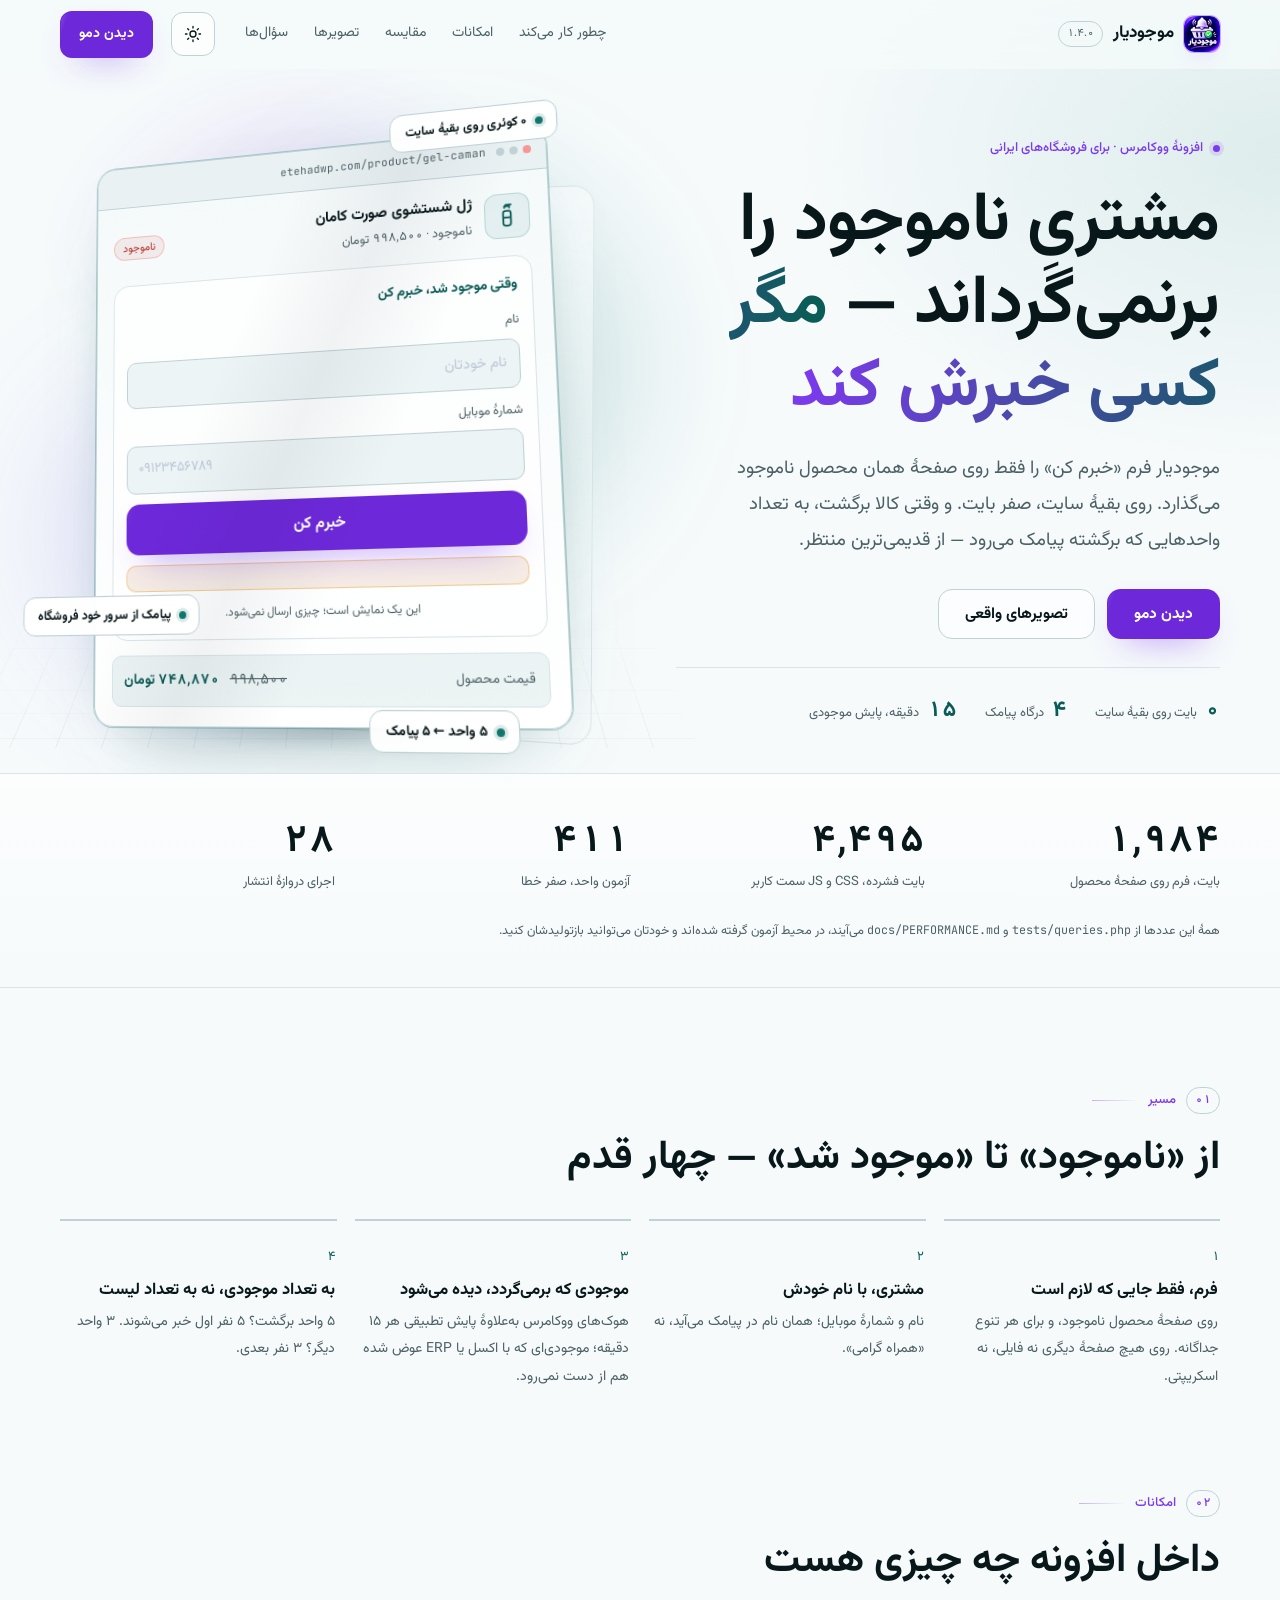
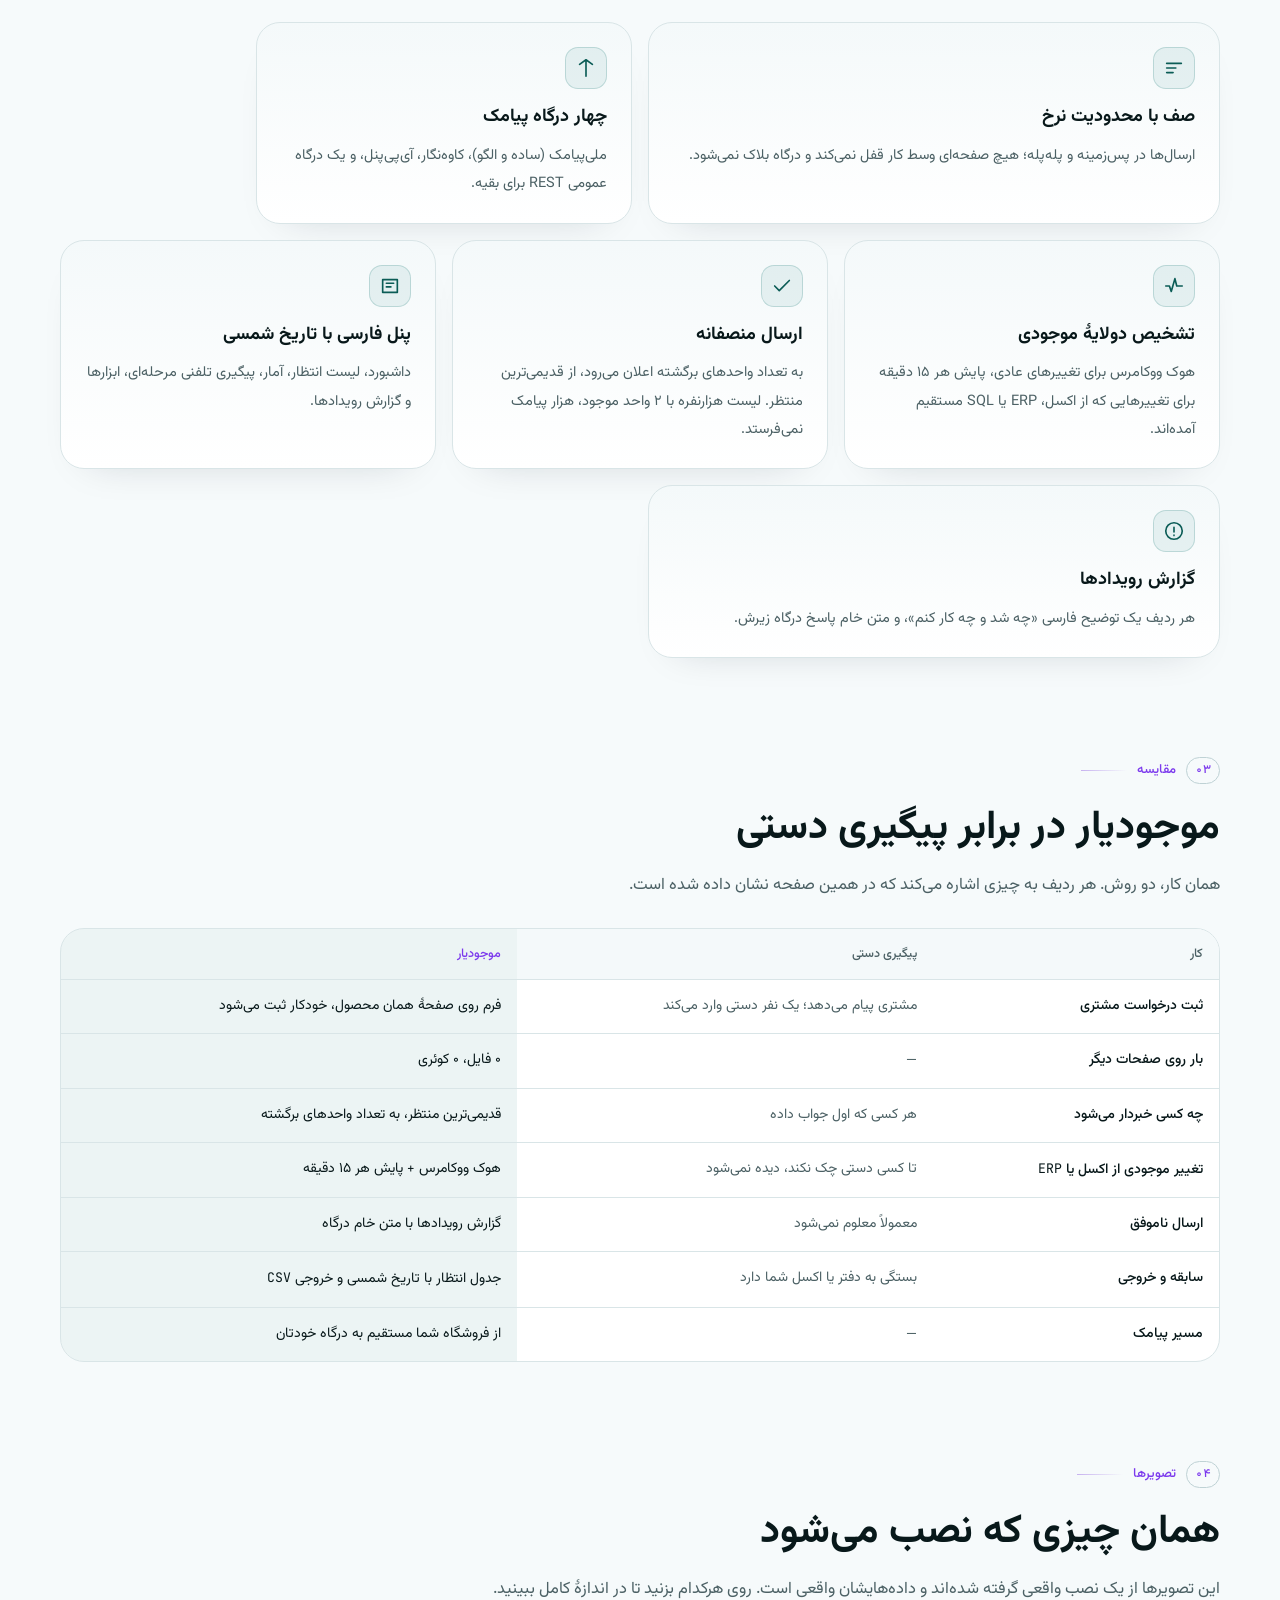
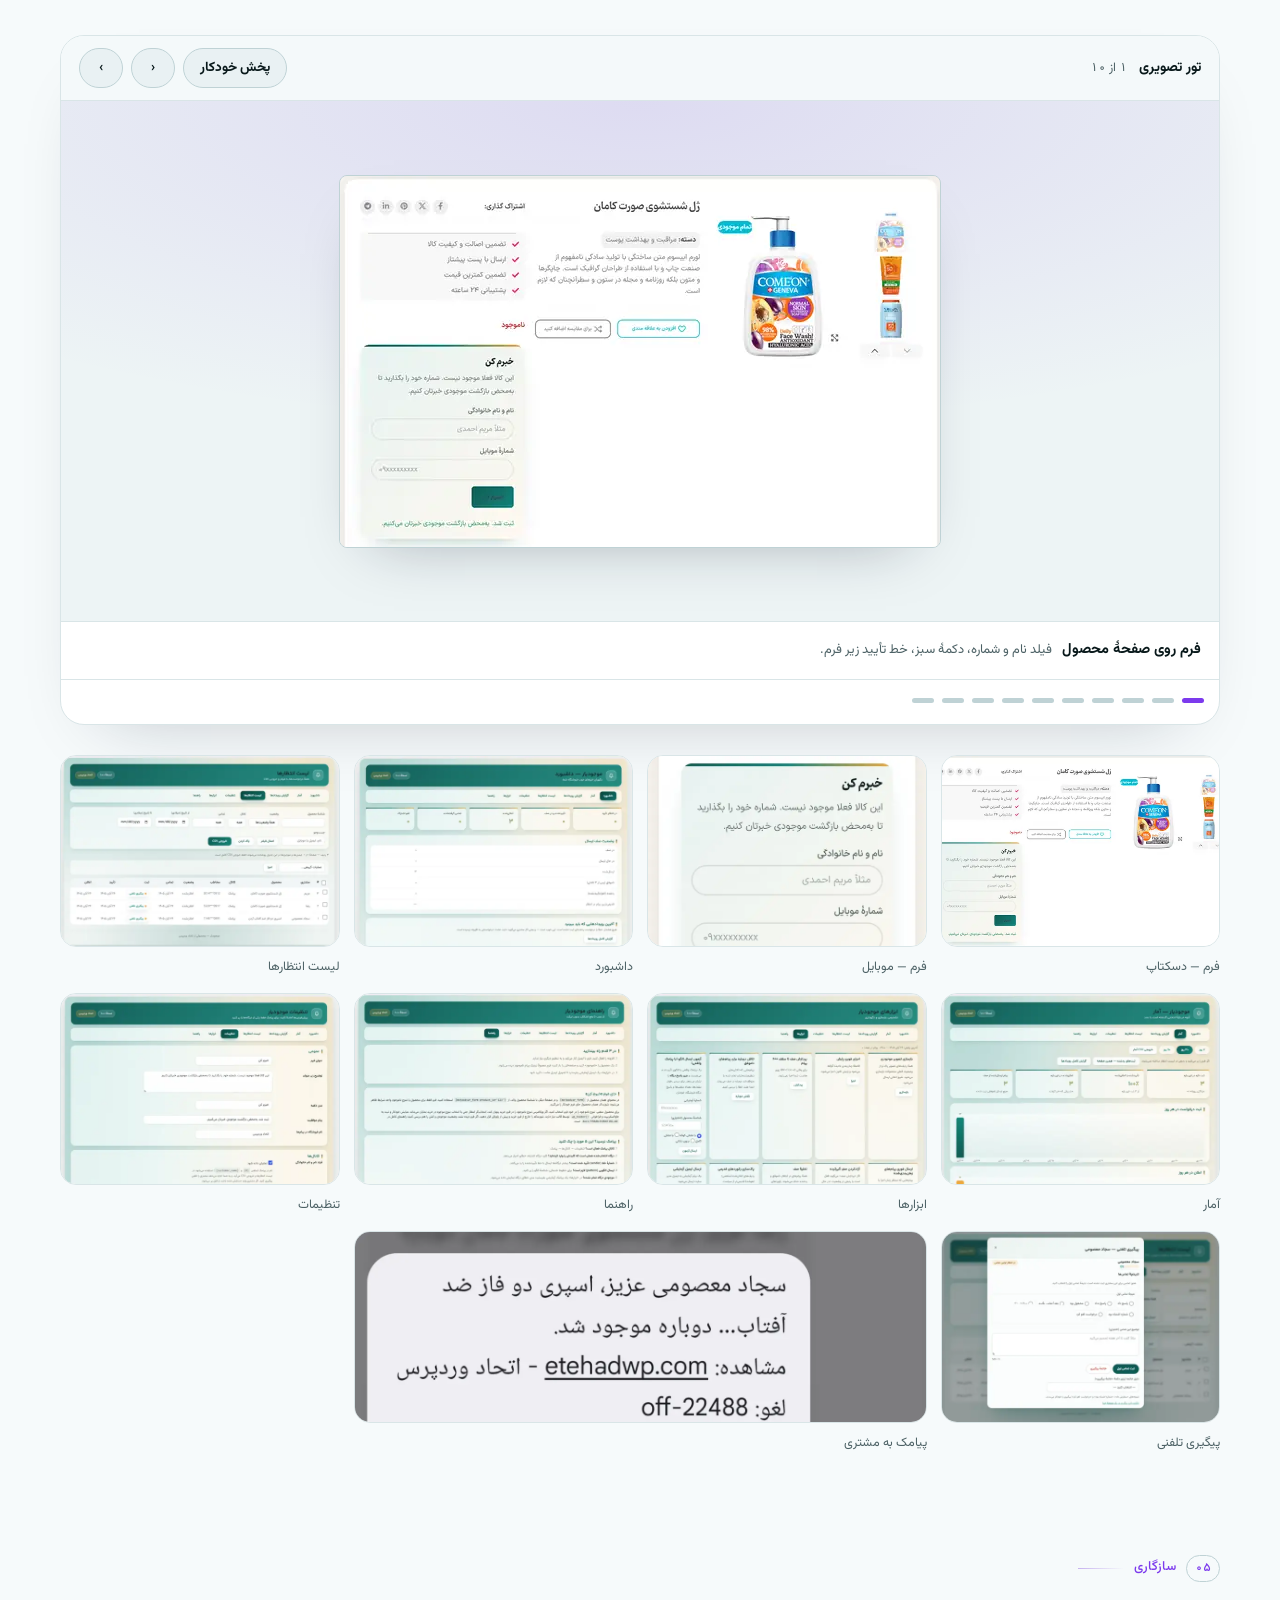
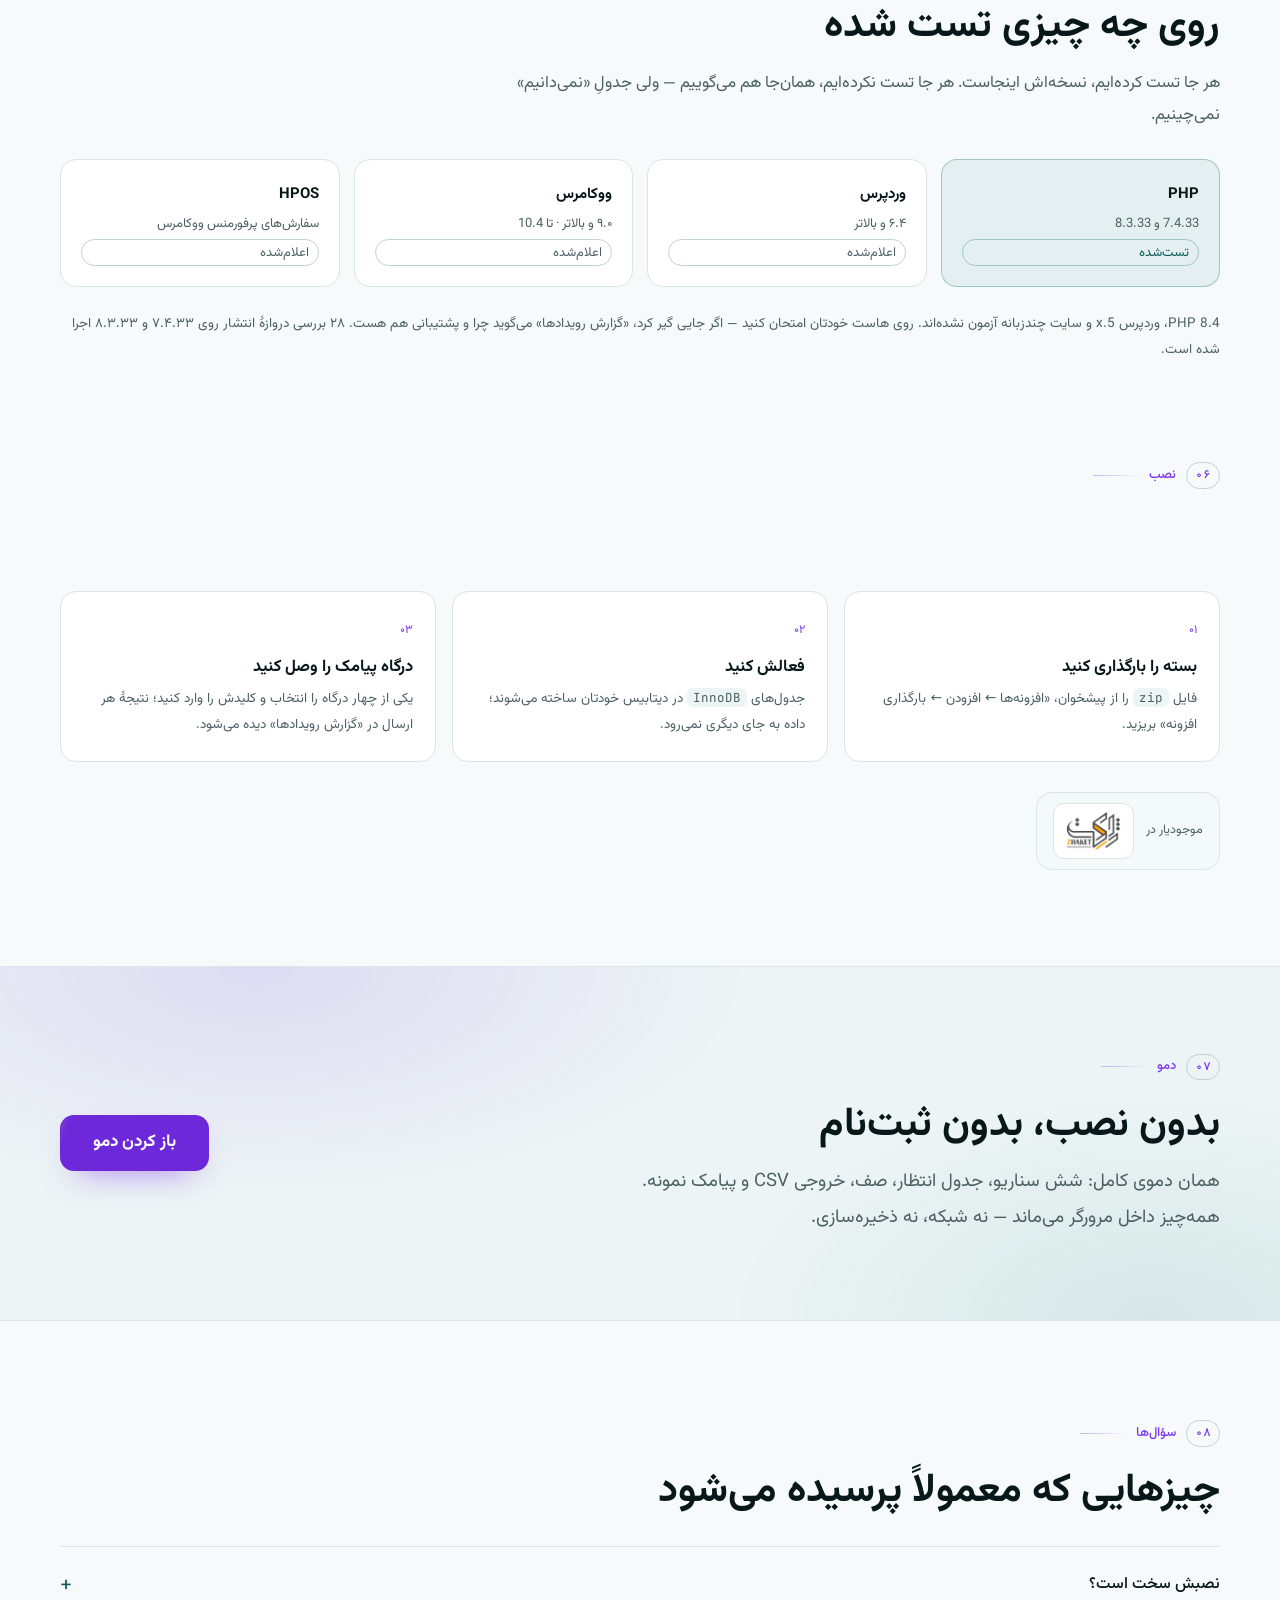
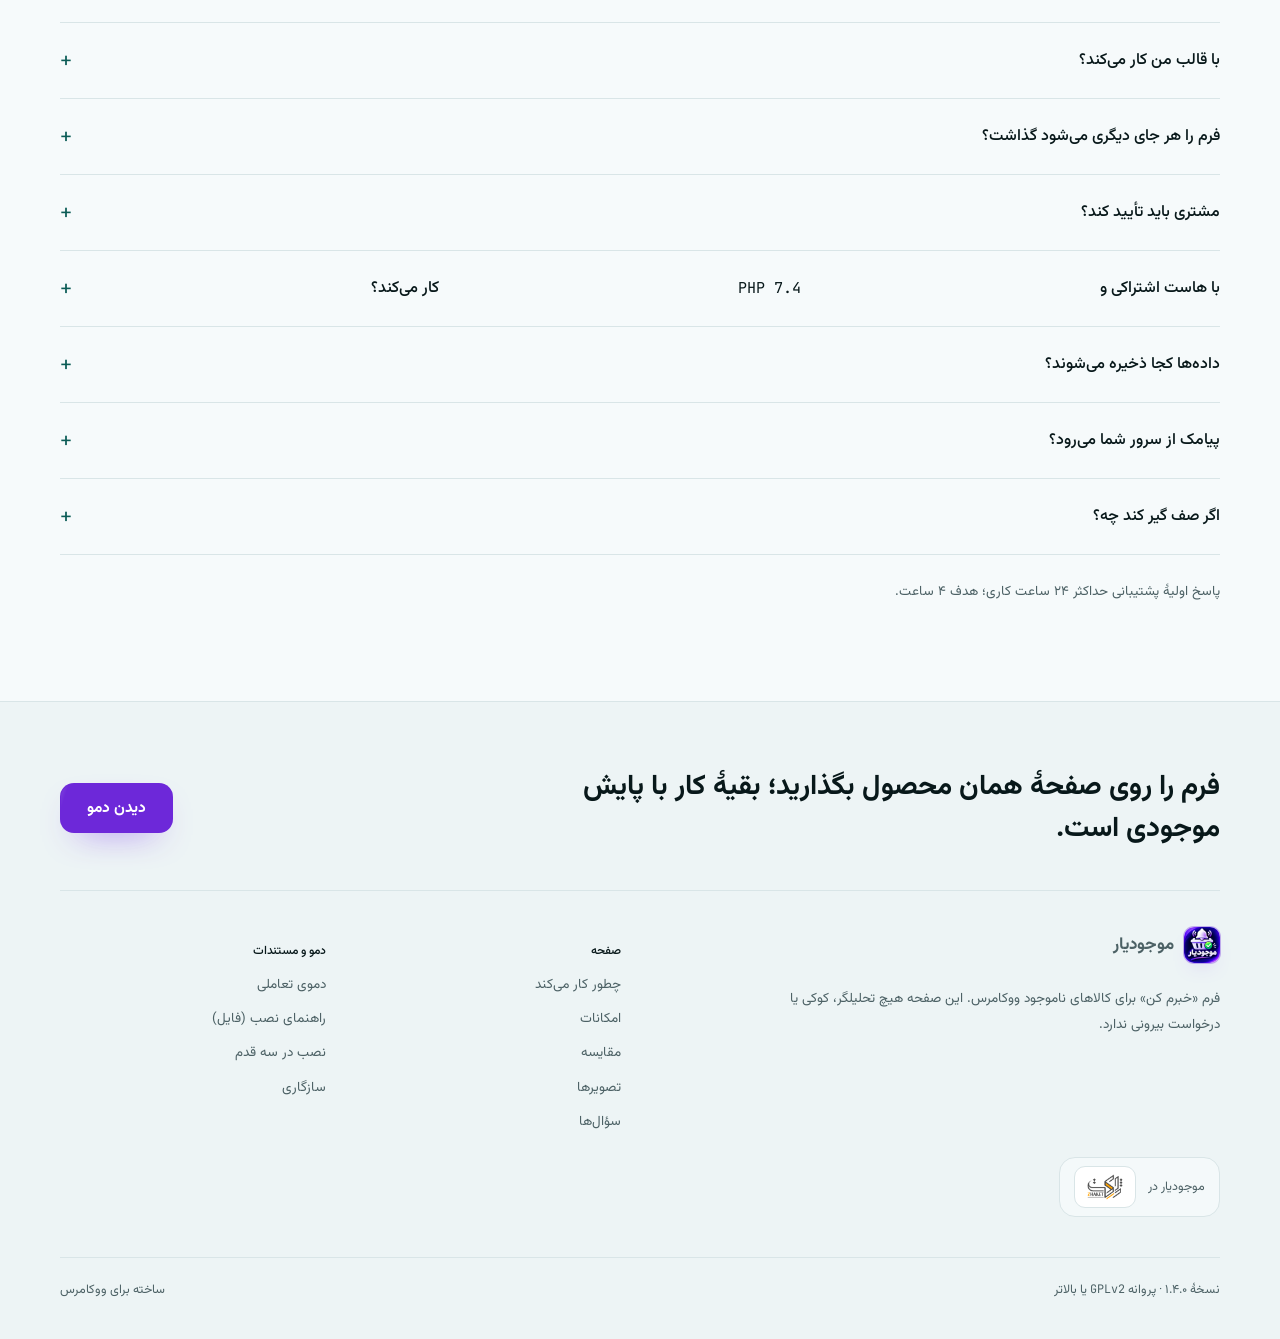
<file: index.html>
<!doctype html>
<html lang="fa" dir="rtl">
<head>
<meta charset="utf-8">
<meta name="viewport" content="width=device-width, initial-scale=1, viewport-fit=cover">
<title>موجودیار — فرم «خبرم کن» برای کالاهای ناموجود</title>
<meta name="description" content="موجودیار فرم «خبرم کن» را فقط روی صفحهٔ همان محصول ناموجود می‌گذارد. روی بقیهٔ سایت صفر بایت. وقتی کالا برگشت، به تعداد واحدهای برگشته پیامک می‌رود — از قدیمی‌ترین منتظر.">
<meta name="color-scheme" content="dark">
<meta name="theme-color" content="#05080F">
<meta property="og:type" content="website">
<meta property="og:locale" content="fa_IR">
<meta property="og:site_name" content="موجودیار">
<meta property="og:title" content="موجودیار — فرم «خبرم کن» برای کالاهای ناموجود">
<meta property="og:description" content="فرم فقط روی صفحهٔ محصول ناموجود. صفر بایت روی بقیهٔ سایت. پیامک به تعداد واحدهای برگشته.">
<meta name="twitter:card" content="summary">
<link rel="icon" href="assets/brand/mojoodyar-32.png" sizes="32x32" type="image/png">
<link rel="icon" href="assets/brand/mojoodyar-64.png" sizes="64x64" type="image/png">
<link rel="apple-touch-icon" href="assets/brand/mojoodyar-180.png">
<meta property="og:image" content="assets/brand/mojoodyar-512.webp">
<meta property="og:image:type" content="image/webp">
<meta property="og:image:width" content="512">
<meta property="og:image:height" content="512">
<meta property="og:image:alt" content="لوگوی موجودیار">
<meta name="twitter:image" content="assets/brand/mojoodyar-512.webp">
<meta name="theme-color" media="(prefers-color-scheme: light)" content="#F6FAFB">
<script src="assets/theme.js"></script>
<link rel="stylesheet" href="assets/style.css">
<script defer src="assets/app.js"></script>
</head>
<body id="top">
<a class="mjy-skip" href="#main">رفتن به متن اصلی</a>
<div class="mjy-progress" id="progress" aria-hidden="true"></div>

<header class="mjy-hdr" id="site-header">
  <div class="mjy-wrap mjy-hdr-in">
    <a class="mjy-brand" href="#top" aria-label="موجودیار، خانه">
      <img class="mjy-brand-img" src="assets/brand/mojoodyar-64.png" alt="" width="36" height="36" decoding="async">
      <span>موجودیار</span>
      <span class="mjy-brand-ver">۱.۴.۰</span>
    </a>

    <nav class="mjy-nav" aria-label="بخش‌های صفحه">
      <a href="#how">چطور کار می‌کند</a>
      <a href="#features">امکانات</a>
      <a href="#compare">مقایسه</a>
      <a href="#shots">تصویرها</a>
      <a href="#faq">سؤال‌ها</a>
    </nav>

    <button class="mjy-theme-btn" id="theme-toggle" type="button" aria-label="تغییر تم" aria-pressed="false">
      <svg class="i-moon" width="18" height="18" viewBox="0 0 24 24" fill="none" stroke="currentColor" stroke-width="1.8" stroke-linecap="round" stroke-linejoin="round" aria-hidden="true"><path d="M21 12.8A8.5 8.5 0 1 1 11.2 3a6.6 6.6 0 0 0 9.8 9.8Z"></path></svg>
      <svg class="i-sun" width="18" height="18" viewBox="0 0 24 24" fill="none" stroke="currentColor" stroke-width="1.8" stroke-linecap="round" stroke-linejoin="round" aria-hidden="true"><circle cx="12" cy="12" r="4"></circle><path d="M12 2v2M12 20v2M2 12h2M20 12h2M4.9 4.9l1.4 1.4M17.7 17.7l1.4 1.4M19.1 4.9l-1.4 1.4M6.3 17.7l-1.4 1.4"></path></svg>
    </button>

    <a class="mjy-btn mjy-btn-primary mjy-btn-sm" href="demo/">دیدن دمو</a>
  </div>
</header>

<main id="main">

  <!-- ==================== HERO ==================== -->
  <section class="mjy-hero" aria-labelledby="hero-title">
    <div class="mjy-wrap mjy-hero-grid">

      <div class="mjy-hero-copy">
        <p class="mjy-kicker"><i aria-hidden="true"></i> افزونهٔ ووکامرس · برای فروشگاه‌های ایرانی</p>

        <h1 id="hero-title">مشتریِ ناموجود را برنمی‌گرداند — <em>مگر کسی خبرش کند</em></h1>

        <p class="mjy-lead">موجودیار فرم «خبرم کن» را فقط روی صفحهٔ همان محصول ناموجود می‌گذارد. روی بقیهٔ سایت، صفر بایت. و وقتی کالا برگشت، به تعداد واحدهایی که برگشته پیامک می‌رود — از قدیمی‌ترین منتظر.</p>

        <div class="mjy-hero-actions">
          <a class="mjy-btn mjy-btn-primary" href="demo/">دیدن دمو</a>
          <a class="mjy-btn mjy-btn-ghost" href="#shots">تصویرهای واقعی</a>
        </div>

        <ul class="mjy-hero-facts">
          <li><b>۰</b><span>بایت روی بقیهٔ سایت</span></li>
          <li><b>۴</b><span>درگاه پیامک</span></li>
          <li><b>۱۵</b><span>دقیقه، پایش موجودی</span></li>
        </ul>
      </div>

      <div class="mjy-stage" data-stage>
        <div class="mjy-stage-glow mjy-stage-glow--a" aria-hidden="true"></div>
        <div class="mjy-stage-glow mjy-stage-glow--b" aria-hidden="true"></div>
        <div class="mjy-stage-floor" aria-hidden="true"></div>

        <div class="mjy-deck-float">
          <div class="mjy-deck" data-deck>
            <div class="mjy-deck-back" aria-hidden="true"></div>

            <div class="mjy-deck-card">
              <div class="mjy-mock-bar">
                <span class="mjy-mock-dots" aria-hidden="true"><i></i><i></i><i></i></span>
                <span class="mjy-mock-url" dir="ltr">etehadwp.com/product/gel-caman</span>
              </div>

              <div class="mjy-mock-body">
                <div class="mjy-mock-prod">
                  <span class="mjy-mock-thumb" aria-hidden="true">
                    <svg width="26" height="26" viewBox="0 0 24 24" fill="none" stroke="currentColor" stroke-width="1.6" stroke-linecap="round" stroke-linejoin="round" aria-hidden="true"><path d="M9.8 4.6V3.2h4.4v1.4"></path><path d="M11 3.2V2h4.6"></path><path d="M8.6 9.6a2 2 0 0 1 2-2h2.8a2 2 0 0 1 2 2v9.2a2 2 0 0 1-2 2h-2.8a2 2 0 0 1-2-2Z"></path><path d="M9.4 13.6h5.2"></path></svg>
                  </span>
                  <div>
                    <p class="mjy-mock-name">ژل شستشوی صورت کامان</p>
                    <p class="mjy-mock-meta">ناموجود · <span class="num">۹۹۸٬۵۰۰</span> تومان</p>
                  </div>
                  <span class="mjy-mock-badge">ناموجود</span>
                </div>

                <form class="mjy-mock-form" id="hero-form" novalidate>
                  <p class="mjy-mock-form-title">وقتی موجود شد، خبرم کن</p>
                  <label class="mjy-field">
                    <span>نام</span>
                    <input class="mjy-input" id="hero-name" name="name" type="text" autocomplete="name" placeholder="نام خودتان">
                  </label>
                  <label class="mjy-field">
                    <span>شمارهٔ موبایل</span>
                    <input class="mjy-input" id="hero-tel" name="tel" type="tel" inputmode="numeric" autocomplete="tel" placeholder="۰۹۱۲۳۴۵۶۷۸۹" dir="ltr">
                  </label>
                  <button class="mjy-btn mjy-btn-primary mjy-btn-block" type="submit" id="hero-cta">خبرم کن</button>
                  <p class="mjy-hint" id="hero-hint" hidden>نام و شماره را کامل کنید.</p>
                  <p class="mjy-receipt" id="hero-success" hidden></p>
                  <p class="mjy-mock-note">این یک نمایش است؛ چیزی ارسال نمی‌شود.</p>
                </form>

                <div class="mjy-mock-price">
                  <span>قیمت محصول</span>
                  <b><s>۹۹۸٬۵۰۰</s> ۷۴۸٬۸۷۰ تومان</b>
                </div>
              </div>
            </div>

            <span class="mjy-chip-float mjy-chip-float--a" aria-hidden="true">۰ کوئری روی بقیهٔ سایت</span>
            <span class="mjy-chip-float mjy-chip-float--b" aria-hidden="true">پیامک از سرور خود فروشگاه</span>
            <span class="mjy-chip-float mjy-chip-float--c" aria-hidden="true">۵ واحد ← ۵ پیامک</span>
          </div>
        </div>
      </div>

    </div>
  </section>

  <!-- ==================== NUMBERS ==================== -->
  <section class="mjy-band" aria-label="عددهای قابل بازتولید">
    <div class="mjy-wrap mjy-band-grid">
      <div class="mjy-band-item"><b data-count="1984">۱٬۹۸۴</b><span>بایت، فرم روی صفحهٔ محصول</span></div>
      <div class="mjy-band-item"><b data-count="4495">۴٬۴۹۵</b><span>بایت فشرده، CSS و JS سمت کاربر</span></div>
      <div class="mjy-band-item"><b data-count="411">۴۱۱</b><span>آزمون واحد، صفر خطا</span></div>
      <div class="mjy-band-item"><b data-count="28">۲۸</b><span>اجرای دروازهٔ انتشار</span></div>
    </div>
    <p class="mjy-wrap mjy-band-note">همهٔ این عددها از <span class="ltr">tests/queries.php</span> و <span class="ltr">docs/PERFORMANCE.md</span> می‌آیند، در محیط آزمون گرفته شده‌اند و خودتان می‌توانید بازتولیدشان کنید.</p>
  </section>

  <!-- ==================== HOW ==================== -->
  <section class="mjy-sec" id="how" aria-labelledby="how-title">
    <div class="mjy-wrap">
      <p class="mjy-eyebrow"><span class="mjy-eyebrow-num">۰۱</span> مسیر</p>
      <h2 id="how-title" data-reveal>از «ناموجود» تا «موجود شد» — چهار قدم</h2>

      <ol class="mjy-steps" data-reveal>
        <li class="mjy-step">
          <span class="mjy-step-num">۱</span>
          <h3>فرم، فقط جایی که لازم است</h3>
          <p>روی صفحهٔ محصول ناموجود، و برای هر تنوع جداگانه. روی هیچ صفحهٔ دیگری نه فایلی، نه اسکریپتی.</p>
        </li>
        <li class="mjy-step">
          <span class="mjy-step-num">۲</span>
          <h3>مشتری، با نام خودش</h3>
          <p>نام و شمارهٔ موبایل؛ همان نام در پیامک می‌آید، نه «همراه گرامی».</p>
        </li>
        <li class="mjy-step">
          <span class="mjy-step-num">۳</span>
          <h3>موجودی که برمی‌گردد، دیده می‌شود</h3>
          <p>هوک‌های ووکامرس به‌علاوهٔ پایش تطبیقی هر ۱۵ دقیقه؛ موجودی‌ای که با اکسل یا ERP عوض شده هم از دست نمی‌رود.</p>
        </li>
        <li class="mjy-step">
          <span class="mjy-step-num">۴</span>
          <h3>به تعداد موجودی، نه به تعداد لیست</h3>
          <p>۵ واحد برگشت؟ ۵ نفر اول خبر می‌شوند. ۳ واحد دیگر؟ ۳ نفر بعدی.</p>
        </li>
      </ol>
    </div>
  </section>

  <!-- ==================== FEATURES ==================== -->
  <section class="mjy-sec" id="features" aria-labelledby="feat-title">
    <div class="mjy-wrap">
      <p class="mjy-eyebrow"><span class="mjy-eyebrow-num">۰۲</span> امکانات</p>
      <h2 id="feat-title" data-reveal>داخل افزونه چه چیزی هست</h2>

      <div class="mjy-bento" data-reveal>
        <article class="mjy-card mjy-card--wide">
          <span class="mjy-card-ico" aria-hidden="true">
            <svg width="22" height="22" viewBox="0 0 24 24" aria-hidden="true" fill="none" stroke="currentColor" stroke-width="1.8" stroke-linecap="round" stroke-linejoin="round"><path d="M4 7h16M4 12h10M4 17h7"></path></svg>
          </span>
          <h3>صف با محدودیت نرخ</h3>
          <p>ارسال‌ها در پس‌زمینه و پله‌پله؛ هیچ صفحه‌ای وسط کار قفل نمی‌کند و درگاه بلاک نمی‌شود.</p>
        </article>

        <article class="mjy-card">
          <span class="mjy-card-ico" aria-hidden="true">
            <svg width="22" height="22" viewBox="0 0 24 24" aria-hidden="true" fill="none" stroke="currentColor" stroke-width="1.8" stroke-linecap="round" stroke-linejoin="round"><path d="M12 3v18M5 8l7-5 7 5"></path></svg>
          </span>
          <h3>چهار درگاه پیامک</h3>
          <p>ملی‌پیامک (ساده و الگو)، کاوه‌نگار، آی‌پی‌پنل، و یک درگاه عمومی REST برای بقیه.</p>
        </article>

        <article class="mjy-card">
          <span class="mjy-card-ico" aria-hidden="true">
            <svg width="22" height="22" viewBox="0 0 24 24" aria-hidden="true" fill="none" stroke="currentColor" stroke-width="1.8" stroke-linecap="round" stroke-linejoin="round"><path d="M3 12h4l2 6 4-14 2 8h6"></path></svg>
          </span>
          <h3>تشخیص دولایهٔ موجودی</h3>
          <p>هوک ووکامرس برای تغییرهای عادی، پایش هر ۱۵ دقیقه برای تغییرهایی که از اکسل، ERP یا SQL مستقیم آمده‌اند.</p>
        </article>

        <article class="mjy-card">
          <span class="mjy-card-ico" aria-hidden="true">
            <svg width="22" height="22" viewBox="0 0 24 24" aria-hidden="true" fill="none" stroke="currentColor" stroke-width="1.8" stroke-linecap="round" stroke-linejoin="round"><path d="M20 6 9 17l-5-5"></path></svg>
          </span>
          <h3>ارسال منصفانه</h3>
          <p>به تعداد واحدهای برگشته اعلان می‌رود، از قدیمی‌ترین منتظر. لیست هزارنفره با ۲ واحد موجود، هزار پیامک نمی‌فرستد.</p>
        </article>

        <article class="mjy-card">
          <span class="mjy-card-ico" aria-hidden="true">
            <svg width="22" height="22" viewBox="0 0 24 24" aria-hidden="true" fill="none" stroke="currentColor" stroke-width="1.8" stroke-linecap="round" stroke-linejoin="round"><path d="M4 5h16v14H4z"></path><path d="M8 9h8M8 13h5"></path></svg>
          </span>
          <h3>پنل فارسی با تاریخ شمسی</h3>
          <p>داشبورد، لیست انتظار، آمار، پیگیری تلفنی مرحله‌ای، ابزارها و گزارش رویدادها.</p>
        </article>

        <article class="mjy-card mjy-card--wide">
          <span class="mjy-card-ico" aria-hidden="true">
            <svg width="22" height="22" viewBox="0 0 24 24" aria-hidden="true" fill="none" stroke="currentColor" stroke-width="1.8" stroke-linecap="round" stroke-linejoin="round"><path d="M12 8v5M12 16.5v.5"></path><circle cx="12" cy="12" r="9"></circle></svg>
          </span>
          <h3>گزارش رویدادها</h3>
          <p>هر ردیف یک توضیح فارسی «چه شد و چه کار کنم»، و متن خام پاسخ درگاه زیرش.</p>
        </article>
      </div>
    </div>
  </section>

  <!-- ==================== COMPARE ==================== -->
  <section class="mjy-sec" id="compare" aria-labelledby="cmp-title">
    <div class="mjy-wrap">
      <p class="mjy-eyebrow"><span class="mjy-eyebrow-num">۰۳</span> مقایسه</p>
      <h2 id="cmp-title" data-reveal>موجودیار در برابر پیگیری دستی</h2>
      <p class="mjy-sec-lead">همان کار، دو روش. هر ردیف به چیزی اشاره می‌کند که در همین صفحه نشان داده شده است.</p>

      <div class="mjy-tbl-scroll" role="region" aria-label="جدول مقایسهٔ موجودیار با پیگیری دستی" tabindex="0" data-reveal>
        <table class="mjy-tbl mjy-tbl--cmp">
          <caption class="sr">مقایسهٔ موجودیار با پیگیری دستی در هفت مورد</caption>
          <thead>
            <tr><th scope="col">کار</th><th scope="col">پیگیری دستی</th><th scope="col">موجودیار</th></tr>
          </thead>
          <tbody>
            <tr><th scope="row">ثبت درخواست مشتری</th><td>مشتری پیام می‌دهد؛ یک نفر دستی وارد می‌کند</td><td>فرم روی صفحهٔ همان محصول، خودکار ثبت می‌شود</td></tr>
            <tr><th scope="row">بار روی صفحات دیگر</th><td>—</td><td>۰ فایل، ۰ کوئری</td></tr>
            <tr><th scope="row">چه کسی خبردار می‌شود</th><td>هر کسی که اول جواب داده</td><td>قدیمی‌ترین منتظر، به تعداد واحدهای برگشته</td></tr>
            <tr><th scope="row">تغییر موجودی از اکسل یا <span class="ltr">ERP</span></th><td>تا کسی دستی چک نکند، دیده نمی‌شود</td><td>هوک ووکامرس + پایش هر ۱۵ دقیقه</td></tr>
            <tr><th scope="row">ارسال ناموفق</th><td>معمولاً معلوم نمی‌شود</td><td>گزارش رویدادها با متن خام درگاه</td></tr>
            <tr><th scope="row">سابقه و خروجی</th><td>بستگی به دفتر یا اکسل شما دارد</td><td>جدول انتظار با تاریخ شمسی و خروجی <span class="ltr">CSV</span></td></tr>
            <tr><th scope="row">مسیر پیامک</th><td>—</td><td>از فروشگاه شما مستقیم به درگاه خودتان</td></tr>
          </tbody>
        </table>
      </div>
    </div>
  </section>

  <!-- ==================== SHOTS ==================== -->
  <section class="mjy-sec" id="shots" aria-labelledby="shots-title">
    <div class="mjy-wrap">
      <p class="mjy-eyebrow"><span class="mjy-eyebrow-num">۰۴</span> تصویرها</p>
      <h2 id="shots-title" data-reveal>همان چیزی که نصب می‌شود</h2>
      <p class="mjy-sec-lead">این تصویرها از یک نصب واقعی گرفته شده‌اند و داده‌هایشان واقعی است. روی هرکدام بزنید تا در اندازهٔ کامل ببینید.</p>

      <div class="mjy-tour" data-tour data-reveal>
        <div class="mjy-tour-bar">
          <p class="mjy-tour-title">تور تصویری <span class="mjy-tour-count" data-tour-count>۱ از ۱۰</span></p>
          <div class="mjy-tour-ctrl">
            <button type="button" class="mjy-tour-btn mjy-tour-btn--play" data-tour-play aria-pressed="false">پخش خودکار</button>
            <button type="button" class="mjy-tour-btn" data-tour-prev aria-label="تصویر قبلی">&#8249;</button>
            <button type="button" class="mjy-tour-btn" data-tour-next aria-label="تصویر بعدی">&#8250;</button>
          </div>
        </div>

        <figure class="mjy-tour-stage">
          <a class="mjy-tour-link" data-tour-link href="assets/shots/full/form-desktop.webp" target="_blank" rel="noopener">
            <img data-tour-img src="assets/shots/form-desktop.webp" alt="کارت «خبرم کن» روی صفحهٔ محصول در دسکتاپ: فیلد نام و شماره، دکمهٔ سبز و خط تأیید زیر فرم" width="600" height="371" decoding="async">
            <span class="mjy-zoom">نمای کامل</span>
          </a>
          <figcaption class="mjy-tour-cap" aria-live="polite"><b data-tour-title>فرم روی صفحهٔ محصول</b><span data-tour-note>فیلد نام و شماره، دکمهٔ سبز، خط تأیید زیر فرم.</span></figcaption>
        </figure>

        <div class="mjy-tour-dots" role="group" aria-label="رفتن به تصویر">
          <button type="button" class="mjy-tour-dot" data-tour-go="0" aria-label="تصویر 1: فرم روی صفحهٔ محصول"></button>
          <button type="button" class="mjy-tour-dot" data-tour-go="1" aria-label="تصویر 2: همان فرم در موبایل"></button>
          <button type="button" class="mjy-tour-dot" data-tour-go="2" aria-label="تصویر 3: داشبورد پنل"></button>
          <button type="button" class="mjy-tour-dot" data-tour-go="3" aria-label="تصویر 4: لیست انتظارها"></button>
          <button type="button" class="mjy-tour-dot" data-tour-go="4" aria-label="تصویر 5: آمار"></button>
          <button type="button" class="mjy-tour-dot" data-tour-go="5" aria-label="تصویر 6: ابزارها"></button>
          <button type="button" class="mjy-tour-dot" data-tour-go="6" aria-label="تصویر 7: راهنما"></button>
          <button type="button" class="mjy-tour-dot" data-tour-go="7" aria-label="تصویر 8: تنظیمات"></button>
          <button type="button" class="mjy-tour-dot" data-tour-go="8" aria-label="تصویر 9: پیگیری تلفنی"></button>
          <button type="button" class="mjy-tour-dot" data-tour-go="9" aria-label="تصویر 10: پیامک رسیده به مشتری"></button>
        </div>
      </div>

      <div class="mjy-gallery">
        <figure class="mjy-shot">
          <a class="mjy-shot-link" href="assets/shots/full/form-desktop.webp" target="_blank" rel="noopener">
            <img src="assets/shots/form-desktop.webp" alt="کارت «خبرم کن» روی صفحهٔ محصول در دسکتاپ: فیلد نام و شماره، دکمهٔ سبز و خط تأیید زیر فرم" width="600" height="371" loading="lazy" decoding="async">
            <span class="mjy-zoom">نمای کامل</span>
          </a>
          <figcaption>فرم — دسکتاپ</figcaption>
        </figure>
        <figure class="mjy-shot">
          <a class="mjy-shot-link" href="assets/shots/full/form-mobile.webp" target="_blank" rel="noopener">
            <img src="assets/shots/form-mobile.webp" alt="همان فرم در نمایش موبایل، با صندوق قیمت محصول زیر آن" width="600" height="800" loading="lazy" decoding="async">
            <span class="mjy-zoom">نمای کامل</span>
          </a>
          <figcaption>فرم — موبایل</figcaption>
        </figure>
        <figure class="mjy-shot">
          <a class="mjy-shot-link" href="assets/shots/full/dashboard.webp" target="_blank" rel="noopener">
            <img src="assets/shots/dashboard.webp" alt="داشبورد پنل: پنج کارت وضعیت، آخرین رویدادها و زمان اجرای پایش" width="600" height="772" loading="lazy" decoding="async">
            <span class="mjy-zoom">نمای کامل</span>
          </a>
          <figcaption>داشبورد</figcaption>
        </figure>
        <figure class="mjy-shot">
          <a class="mjy-shot-link" href="assets/shots/full/waitlist.webp" target="_blank" rel="noopener">
            <img src="assets/shots/waitlist.webp" alt="لیست انتظارها با فیلترها، خروجی CSV و ستون‌های وضعیت و تماس" width="600" height="424" loading="lazy" decoding="async">
            <span class="mjy-zoom">نمای کامل</span>
          </a>
          <figcaption>لیست انتظارها</figcaption>
        </figure>
        <figure class="mjy-shot">
          <a class="mjy-shot-link" href="assets/shots/full/stats.webp" target="_blank" rel="noopener">
            <img src="assets/shots/stats.webp" alt="صفحهٔ آمار با نمودار ثبت روزانه، نرخ تبدیل و وضعیت ردیف‌ها" width="600" height="800" loading="lazy" decoding="async">
            <span class="mjy-zoom">نمای کامل</span>
          </a>
          <figcaption>آمار</figcaption>
        </figure>
        <figure class="mjy-shot">
          <a class="mjy-shot-link" href="assets/shots/full/tools.webp" target="_blank" rel="noopener">
            <img src="assets/shots/tools.webp" alt="ابزارها: اجرای فوری پایش، پردازش صف، آزادکردن صف گیرکرده" width="600" height="800" loading="lazy" decoding="async">
            <span class="mjy-zoom">نمای کامل</span>
          </a>
          <figcaption>ابزارها</figcaption>
        </figure>
        <figure class="mjy-shot">
          <a class="mjy-shot-link" href="assets/shots/full/guide.webp" target="_blank" rel="noopener">
            <img src="assets/shots/guide.webp" alt="راهنمای سه‌قدمی نصب و پاسخ به پنج پرسش رایج پیامک" width="600" height="800" loading="lazy" decoding="async">
            <span class="mjy-zoom">نمای کامل</span>
          </a>
          <figcaption>راهنما</figcaption>
        </figure>
        <figure class="mjy-shot">
          <a class="mjy-shot-link" href="assets/shots/full/settings.webp" target="_blank" rel="noopener">
            <img src="assets/shots/settings.webp" alt="تنظیمات افزونه: عمومی، فرم، پیامک، صف و زمان‌بندی" width="600" height="800" loading="lazy" decoding="async">
            <span class="mjy-zoom">نمای کامل</span>
          </a>
          <figcaption>تنظیمات</figcaption>
        </figure>
        <figure class="mjy-shot">
          <a class="mjy-shot-link" href="assets/shots/full/call-followup.webp" target="_blank" rel="noopener">
            <img src="assets/shots/call-followup.webp" alt="مودال پیگیری تلفنی با نتیجه‌های تماس، یادداشت و دکمهٔ ثبت" width="600" height="410" loading="lazy" decoding="async">
            <span class="mjy-zoom">نمای کامل</span>
          </a>
          <figcaption>پیگیری تلفنی</figcaption>
        </figure>
        <figure class="mjy-shot mjy-shot--wide">
          <a class="mjy-shot-link" href="assets/shots/full/sms.webp" target="_blank" rel="noopener">
            <img src="assets/shots/sms.webp" alt="پیامک واقعی رسیده به مشتری: «دوباره موجود شد» با لینک محصول" width="1200" height="444" loading="lazy" decoding="async">
            <span class="mjy-zoom">نمای کامل</span>
          </a>
          <figcaption>پیامک به مشتری</figcaption>
        </figure>
      </div>
    </div>
  </section>

  <!-- ==================== COMPAT ==================== -->
  <section class="mjy-sec" id="compat" aria-labelledby="compat-title">
    <div class="mjy-wrap">
      <p class="mjy-eyebrow"><span class="mjy-eyebrow-num">۰۵</span> سازگاری</p>
      <h2 id="compat-title" data-reveal>روی چه چیزی تست شده</h2>
      <p class="mjy-sec-lead" data-reveal>هر جا تست کرده‌ایم، نسخه‌اش اینجاست. هر جا تست نکرده‌ایم، همان‌جا هم می‌گوییم — ولی جدولِ «نمی‌دانیم» نمی‌چینیم.</p>

      <div class="mjy-compat-grid" data-reveal>
        <div class="mjy-compat" data-state="tested">
          <b>PHP</b>
          <span>7.4.33 و 8.3.33</span>
          <span class="mjy-compat-tag">تست‌شده</span>
        </div>
        <div class="mjy-compat">
          <b>وردپرس</b>
          <span>۶.۴ و بالاتر</span>
          <span class="mjy-compat-tag">اعلام‌شده</span>
        </div>
        <div class="mjy-compat">
          <b>ووکامرس</b>
          <span>۹.۰ و بالاتر · تا 10.4</span>
          <span class="mjy-compat-tag">اعلام‌شده</span>
        </div>
        <div class="mjy-compat">
          <b>HPOS</b>
          <span>سفارش‌های پرفورمنس ووکامرس</span>
          <span class="mjy-compat-tag">اعلام‌شده</span>
        </div>
      </div>

      <p class="mjy-sec-note">PHP 8.4، وردپرس 5.x و سایت چندزبانه آزمون نشده‌اند. روی هاست خودتان امتحان کنید — اگر جایی گیر کرد، «گزارش رویدادها» می‌گوید چرا و پشتیبانی هم هست. ۲۸ بررسی دروازهٔ انتشار روی ۷.۴.۳۳ و ۸.۳.۳۳ اجرا شده است.</p>
    </div>
  </section>

  <!-- ==================== INSTALL ==================== -->
  <section class="mjy-sec" id="install" aria-labelledby="install-title">
    <div class="mjy-wrap">
      <p class="mjy-eyebrow"><span class="mjy-eyebrow-num">۰۶</span> نصب</p>
      <h2 id="install-title" data-reveal>سه قدم، بدون <span class="ltr">Composer</span> و بدون <span class="ltr">build</span></h2>

      <ol class="mjy-install" data-reveal>
        <li>
          <span class="mjy-install-n">۰۱</span>
          <h3>بسته را بارگذاری کنید</h3>
          <p>فایل <code>zip</code> را از پیشخوان، «افزونه‌ها ← افزودن ← بارگذاری افزونه» بریزید.</p>
        </li>
        <li>
          <span class="mjy-install-n">۰۲</span>
          <h3>فعالش کنید</h3>
          <p>جدول‌های <code>InnoDB</code> در دیتابیس خودتان ساخته می‌شوند؛ داده به جای دیگری نمی‌رود.</p>
        </li>
        <li>
          <span class="mjy-install-n">۰۳</span>
          <h3>درگاه پیامک را وصل کنید</h3>
          <p>یکی از چهار درگاه را انتخاب و کلیدش را وارد کنید؛ نتیجهٔ هر ارسال در «گزارش رویدادها» دیده می‌شود.</p>
        </li>
      </ol>

      <div class="mjy-partner" data-reveal>
        <span class="mjy-partner-label">موجودیار در</span>
        <a href="https://www.zhaket.com" target="_blank" rel="noopener" aria-label="ژاکت، فروشگاه افزونه‌های وردپرس">
          <img src="assets/brand/zhaket.png" alt="ژاکت" width="231" height="168" loading="lazy" decoding="async">
        </a>
      </div>
    </div>
  </section>

  <!-- ==================== DEMO ==================== -->
  <section class="mjy-demo-band" id="demo" aria-labelledby="demo-title">
    <div class="mjy-wrap mjy-demo-in">
      <div>
        <p class="mjy-eyebrow"><span class="mjy-eyebrow-num">۰۷</span> دمو</p>
        <h2 id="demo-title">بدون نصب، بدون ثبت‌نام</h2>
        <p class="mjy-lead">همان دموی کامل: شش سناریو، جدول انتظار، صف، خروجی CSV و پیامک نمونه. همه‌چیز داخل مرورگر می‌ماند — نه شبکه، نه ذخیره‌سازی.</p>
      </div>
      <a class="mjy-btn mjy-btn-primary mjy-btn-lg" href="demo/">باز کردن دمو</a>
    </div>
  </section>

  <!-- ==================== FAQ ==================== -->
  <section class="mjy-sec" id="faq" aria-labelledby="faq-title">
    <div class="mjy-wrap">
      <p class="mjy-eyebrow"><span class="mjy-eyebrow-num">۰۸</span> سؤال‌ها</p>
      <h2 id="faq-title" data-reveal>چیزهایی که معمولاً پرسیده می‌شود</h2>

      <div class="mjy-faq" data-reveal>
        <details><summary>نصبش سخت است؟</summary><p>یک <span class="ltr">zip</span> در پیشخوان؛ بدون <span class="ltr">Composer</span> و بدون <span class="ltr">build</span>. اگر پیامک وصل نشد، «گزارش رویدادها» می‌گوید چرا.</p></details>
        <details><summary>با قالب من کار می‌کند؟</summary><p>فرم روی قلاب استاندارد ووکامرس می‌نشیند؛ اگر قالب شما آن را حذف کرده، در مستندات راه جایگزین هست.</p></details>
        <details><summary>فرم را هر جای دیگری می‌شود گذاشت؟</summary><p>فعلاً فقط صفحهٔ محصول؛ شورت‌کد آزاد در نسخهٔ بعد.</p></details>
        <details><summary>مشتری باید تأیید کند؟</summary><p>نه؛ تأیید دومرحله‌ای هست ولی پیش‌فرض خاموش است.</p></details>
        <details><summary>با هاست اشتراکی و <span class="ltr">PHP 7.4</span> کار می‌کند؟</summary><p>روی ۷.۴.۳۳ و ۸.۳.۳۳ تست شده؛ <span class="ltr">PHP 8.4</span> آزمون نشده.</p></details>
        <details><summary>داده‌ها کجا ذخیره می‌شوند؟</summary><p>در جدول‌های خود دیتابیس شما، فقط <span class="ltr">InnoDB</span>. حذف افزونه داده‌ها را پاک نمی‌کند مگر خودتان روشن کنید.</p></details>
        <details><summary>پیامک از سرور شما می‌رود؟</summary><p>نه. از فروشگاه شما مستقیم به درگاه خودتان.</p></details>
        <details><summary>اگر صف گیر کند چه؟</summary><p>ابزار «آزادسازی صف» ردیف رهاشده را برمی‌گرداند؛ اجرای بعدی صف هم خودکار این کار را می‌کند.</p></details>
      </div>

      <p class="mjy-sec-note">پاسخ اولیهٔ پشتیبانی حداکثر ۲۴ ساعت کاری؛ هدف ۴ ساعت.</p>
    </div>
  </section>

</main>

<footer class="mjy-ftr">
  <div class="mjy-wrap">
    <div class="mjy-ftr-cta">
      <p>فرم را روی صفحهٔ همان محصول بگذارید؛ بقیهٔ کار با پایش موجودی است.</p>
      <a class="mjy-btn mjy-btn-primary" href="demo/">دیدن دمو</a>
    </div>

    <div class="mjy-ftr-grid">
      <div>
        <div class="mjy-brand mjy-brand--ftr">
          <img class="mjy-brand-img" src="assets/brand/mojoodyar-64.png" alt="" width="36" height="36" decoding="async">
          <span>موجودیار</span>
        </div>
        <p class="mjy-ftr-note">فرم «خبرم کن» برای کالاهای ناموجود ووکامرس. این صفحه هیچ تحلیلگر، کوکی یا درخواست بیرونی ندارد.</p>
      </div>

      <div>
        <h2>صفحه</h2>
        <ul>
          <li><a href="#how">چطور کار می‌کند</a></li>
          <li><a href="#features">امکانات</a></li>
          <li><a href="#compare">مقایسه</a></li>
          <li><a href="#shots">تصویرها</a></li>
          <li><a href="#faq">سؤال‌ها</a></li>
        </ul>
      </div>

      <div>
        <h2>دمو و مستندات</h2>
        <ul>
          <li><a href="demo/">دموی تعاملی</a></li>
          <li><a href="INSTALL.md">راهنمای نصب (فایل)</a></li>
          <li><a href="#install">نصب در سه قدم</a></li>
          <li><a href="#compat">سازگاری</a></li>
        </ul>
      </div>
    </div>

    <div class="mjy-partner mjy-partner--sm">
      <span class="mjy-partner-label">موجودیار در</span>
      <a href="https://www.zhaket.com" target="_blank" rel="noopener">
        <img src="assets/brand/zhaket.png" alt="ژاکت" width="231" height="168" loading="lazy" decoding="async">
      </a>
    </div>

    <div class="mjy-ftr-base">
      <span>نسخهٔ ۱.۴.۰ · پروانه <span class="ltr">GPLv2</span> یا بالاتر</span>
      <span>ساخته برای ووکامرس</span>
    </div>
  </div>
</footer>

</body>
</html>
</file>
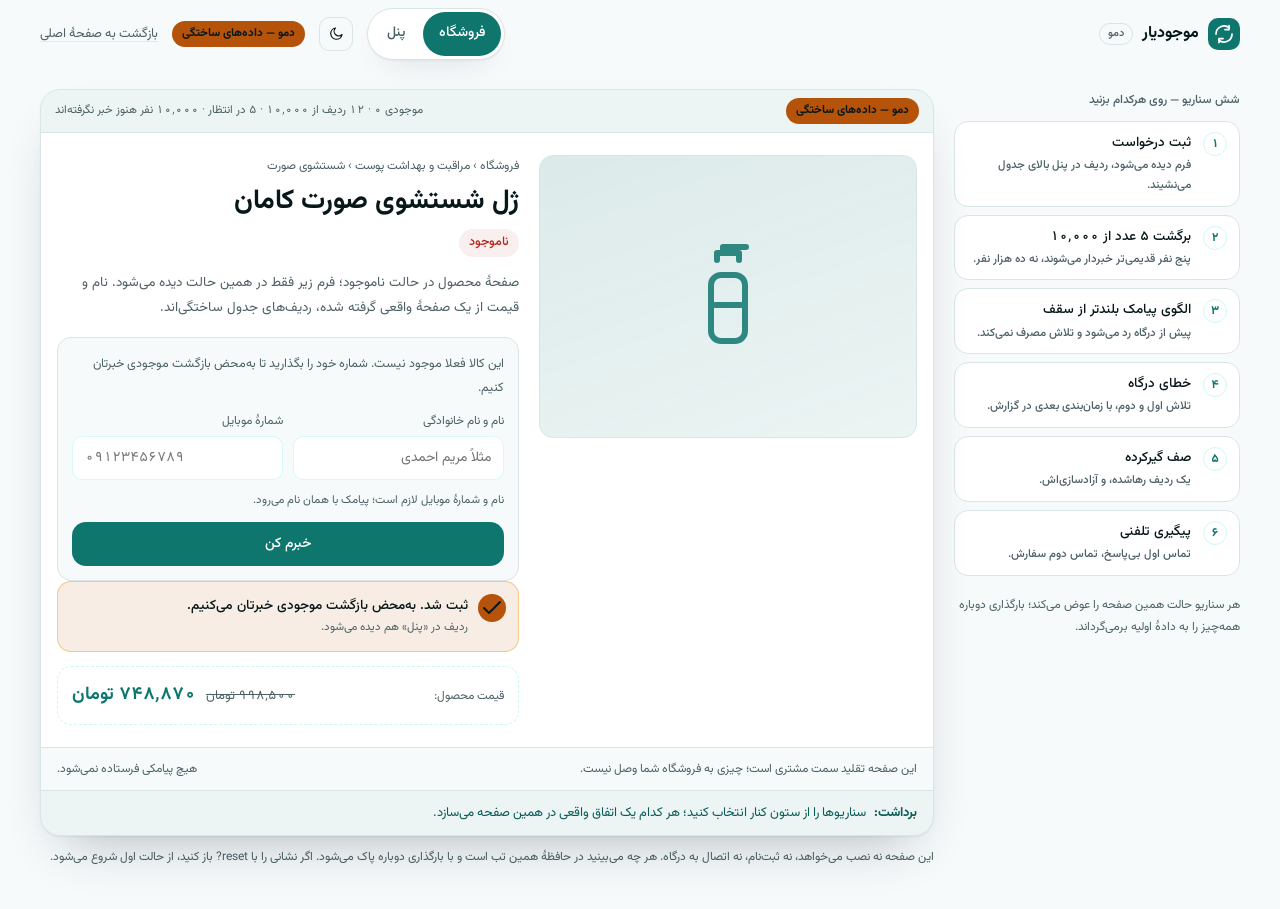
<file: demo/index.html>
<!DOCTYPE html>
<html lang="fa-IR" dir="rtl">
<head>
<meta charset="utf-8">
<meta name="viewport" content="width=device-width, initial-scale=1">
<title>دمؤ موجودیار — فروشگاه و پنل، بدون نصب</title>
<meta name="description" content="دموی تعاملی موجودیار: فرم «خبرم کن» در فروشگاه و پنل مدیریت، با داده‌های ساختگی. هیچ پیامکی فرستاده نمی‌شود.">
<meta name="color-scheme" content="light">
<meta name="theme-color" content="#0B1120">
<link rel="icon" href="../assets/brand/mojoodyar-32.png" sizes="32x32" type="image/png">
<link rel="apple-touch-icon" href="../assets/brand/mojoodyar-180.png">
<link rel="preload" href="../fonts/Vazirmatn-Regular.woff2" as="font" type="font/woff2" crossorigin>
<link rel="preload" href="../fonts/Vazirmatn-Bold.woff2" as="font" type="font/woff2" crossorigin>
<script src="../assets/theme.js"></script>
<style>
/* ===== tokens ===== */
@font-face{font-family:"Vazirmatn";src:url("../fonts/Vazirmatn-Regular.woff2") format("woff2");font-weight:400;font-style:normal;font-display:swap}
@font-face{font-family:"Vazirmatn";src:url("../fonts/Vazirmatn-Medium.woff2") format("woff2");font-weight:500;font-style:normal;font-display:swap}
@font-face{font-family:"Vazirmatn";src:url("../fonts/Vazirmatn-Bold.woff2") format("woff2");font-weight:700;font-style:normal;font-display:swap}
:root{
  --mjy-primary:#2DD4BF;--mjy-primary-ink:#5EEAD4;--mjy-accent:#F2A93B;--on-primary:#04252D;
  --mjy-bg:#0B1120;--mjy-surface:#111A2E;--mjy-surface-2:#17223B;--mjy-ink:#E9F1F7;--mjy-muted:#A3B1C6;
  --mjy-line:#263552;--mjy-danger:#FCA5A5;
  --radius-lg:20px;--radius-md:14px;--radius-sm:10px;
  --tint:rgba(45,212,191,.10);--tint2:rgba(45,212,191,.17);
  --amber:rgba(242,169,59,.16);--danger-bg:rgba(248,113,113,.12);
  --shadow:0 1px 2px rgba(0,0,0,.35),0 14px 32px -18px rgba(0,0,0,.7);
  --shadow-lg:0 1px 2px rgba(0,0,0,.4),0 26px 50px -20px rgba(0,0,0,.8);
  --tap:44px;
}
[data-theme="light"]{
  --mjy-primary:#0F766E;--mjy-primary-ink:#0B5C56;--mjy-accent:#B45309;--on-primary:#FFFFFF;
  --mjy-bg:#F6FAFB;--mjy-surface:#FFFFFF;--mjy-surface-2:#F4F9FA;--mjy-ink:#08181A;--mjy-muted:#4C6165;
  --mjy-line:#D9E5E7;--mjy-danger:#B3261E;
  --tint:rgba(15,118,110,.08);--tint2:rgba(15,118,110,.15);
  --amber:rgba(180,83,9,.10);--danger-bg:rgba(179,38,30,.07);
  --shadow:0 1px 2px rgba(15,23,42,.05),0 14px 32px -20px rgba(15,23,42,.25);
  --shadow-lg:0 1px 2px rgba(15,23,42,.06),0 26px 50px -24px rgba(15,23,42,.3);
}
*,*::before,*::after{box-sizing:border-box}
html{-webkit-text-size-adjust:100%}
body{margin:0;background:var(--mjy-bg);color:var(--mjy-ink);
  font-family:"Vazirmatn",system-ui,"Segoe UI",Tahoma,sans-serif;font-size:15px;line-height:1.85;text-align:start;font-variant-numeric:tabular-nums}
h1,h2,h3,p,ul,ol,figure{margin:0}
ul,ol{padding:0;list-style:none}
button,input,select{font:inherit;color:inherit}
button{background:none;border:0;padding:0;cursor:pointer}
:focus-visible{outline:2px solid var(--mjy-primary-ink);outline-offset:2px;border-radius:4px}
::selection{background:var(--tint2)}
.ltr{direction:ltr;unicode-bidi:isolate;display:inline-block;font-variant-numeric:tabular-nums}
.sr{position:absolute;inline-size:1px;block-size:1px;margin:-1px;padding:0;overflow:hidden;clip-path:inset(50%);white-space:nowrap;border:0}
[hidden]{display:none}
.num{font-variant-numeric:tabular-nums}

/* ===== shell ===== */
.dm-wrap{max-inline-size:1240px;margin-inline:auto;padding-inline:20px}
.dm-top{position:sticky;inset-block-start:0;z-index:30;background:var(--mjy-bg);
  border-block-end:1px solid transparent;transition:background-color .2s ease-out,border-color .2s ease-out}
.dm-top.is-stuck{background:rgba(255,255,255,.9);border-block-end-color:var(--mjy-line)}
@supports (backdrop-filter:blur(1px)){.dm-top.is-stuck{backdrop-filter:blur(14px) saturate(140%)}}
.dm-top-in{display:flex;align-items:center;gap:14px;flex-wrap:wrap;min-block-size:64px;padding-block:8px}
.dm-brand{display:inline-flex;align-items:center;gap:9px;font-weight:700;font-size:16px;color:var(--mjy-ink);text-decoration:none}
.dm-mark{display:grid;place-items:center;inline-size:32px;block-size:32px;border-radius:var(--radius-sm);background:var(--mjy-primary);color:var(--on-primary);flex:0 0 auto}
.dm-ver{font-size:11px;font-weight:500;color:var(--mjy-muted);border:1px solid var(--mjy-line);border-radius:999px;padding-inline:8px;line-height:1.9}
.dm-seg{margin-inline-start:auto;display:inline-flex;gap:2px;padding:3px;background:var(--mjy-surface);
  border:1px solid var(--mjy-line);border-radius:999px;box-shadow:var(--shadow)}
.dm-seg button{min-block-size:44px;padding-inline:16px;border-radius:999px;font-size:14px;font-weight:500;color:var(--mjy-muted);transition:background-color .16s ease-out,color .16s ease-out}
.dm-seg button[aria-selected="true"]{background:var(--mjy-primary);color:var(--on-primary)}
.dm-seg button:hover{color:var(--mjy-ink)}
.dm-seg button[aria-selected="true"]:hover{color:var(--on-primary)}
.dm-theme{display:grid;place-items:center;inline-size:34px;block-size:34px;border:1px solid var(--mjy-line);border-radius:10px;background:transparent;color:var(--mjy-ink);flex:0 0 auto}
.dm-theme:hover{border-color:var(--mjy-primary);color:var(--mjy-primary-ink)}
.dm-back{font-size:13px;color:var(--mjy-muted);text-decoration:underline;text-underline-offset:4px;text-decoration-color:rgba(94,234,212,.3);min-block-size:var(--tap);display:inline-flex;align-items:center}
.dm-back:hover{color:var(--mjy-primary-ink)}

.dm-main{display:grid;grid-template-columns:286px minmax(0,1fr);gap:20px;padding-block:20px 40px;align-items:start}

/* ===== rail ===== */
.dm-rail{display:grid;gap:8px;position:sticky;inset-block-start:84px}
.dm-rail h2{font-size:12px;font-weight:500;color:var(--mjy-muted);margin-block-end:2px}
.dm-rail-btn{display:grid;grid-template-columns:26px 1fr;gap:10px;align-items:start;text-align:start;
  background:var(--mjy-surface);border:1px solid var(--mjy-line);border-radius:var(--radius-md);
  padding:10px 12px;min-block-size:var(--tap);transition:border-color .16s ease-out,background-color .16s ease-out,transform .16s ease-out}
.dm-rail-btn:hover{border-color:rgba(94,234,212,.34);background:var(--mjy-surface-2)}
.dm-rail-btn:active{transform:translateY(1px)}
.dm-rail-btn.is-running{border-color:var(--mjy-primary);background:var(--tint)}
.dm-rail-btn:disabled{opacity:.55;cursor:progress}
.dm-rail-n{display:grid;place-items:center;inline-size:24px;block-size:24px;border-radius:999px;border:1px solid rgba(94,234,212,.3);
  color:var(--mjy-primary);font-size:12px;font-weight:700;line-height:1}
.dm-rail-t{font-size:13.5px;font-weight:500;line-height:1.65}
.dm-rail-s{display:block;font-size:11.5px;color:var(--mjy-muted);line-height:1.7;margin-block-start:2px}

/* ===== frame ===== */
.dm-frame{position:relative;background:var(--mjy-surface);border:1px solid var(--mjy-line);
  border-radius:var(--radius-lg);box-shadow:var(--shadow-lg);overflow:hidden}
.dm-frame-bar{display:flex;align-items:center;gap:10px;flex-wrap:wrap;justify-content:space-between;
  padding:8px 14px;background:var(--tint);border-block-end:1px solid var(--mjy-line)}
.dm-badge{font-size:11.5px;font-weight:700;color:var(--mjy-ink);background:var(--mjy-accent);
  border-radius:999px;padding:2px 10px;line-height:1.9}
.dm-frame-state{font-size:11.5px;color:var(--mjy-muted);font-variant-numeric:tabular-nums}
.dm-pane-body{padding:16px}
.dm-pane-foot{display:flex;align-items:center;gap:8px;justify-content:space-between;flex-wrap:wrap;
  padding:10px 16px;border-block-start:1px solid var(--mjy-line);background:var(--mjy-bg);
  font-size:12px;color:var(--mjy-muted)}

/* ===== shop ===== */
.dm-shop{display:grid;grid-template-columns:minmax(0,.9fr) minmax(0,1.1fr);gap:20px;align-items:start;padding-block:6px}
.dm-media{display:grid;place-items:center;aspect-ratio:4/3;background:linear-gradient(160deg,var(--tint2),var(--tint));
  border:1px solid var(--mjy-line);border-radius:var(--radius-md);color:var(--mjy-primary)}
.dm-media svg{inline-size:46%;block-size:auto;max-inline-size:120px;opacity:.85}
.dm-crumb{font-size:12px;color:var(--mjy-muted);margin-block-end:6px}
.dm-prod-name{font-size:clamp(20px,2.4vw,27px);font-weight:700;line-height:1.4}
.dm-prod-meta{display:flex;align-items:center;gap:10px;flex-wrap:wrap;margin-block:8px 14px}
.dm-price{font-size:19px;font-weight:700;font-variant-numeric:tabular-nums}
.dm-stock{font-size:12.5px;font-weight:500;border-radius:999px;padding:2px 10px;line-height:1.9}
.dm-stock.out{color:var(--mjy-danger);background:var(--danger-bg)}
.dm-stock.in{color:var(--mjy-ink);background:var(--amber)}
.dm-desc{font-size:13.5px;color:var(--mjy-muted);max-inline-size:34em}
.dm-form{margin-block-start:16px;padding:14px;background:var(--mjy-bg);border:1px solid var(--mjy-line);border-radius:var(--radius-md);display:grid;gap:10px}
.dm-form-row{display:grid;grid-template-columns:1fr 1fr;gap:10px}
.dm-form-intro{font-size:12.5px;color:var(--mjy-muted);line-height:1.95;margin:0}
.dm-field{display:grid;gap:4px}
.dm-field label{font-size:12px;color:var(--mjy-muted)}
.dm-field label .opt{color:var(--mjy-muted);font-size:11.5px}
.dm-input{inline-size:100%;min-block-size:var(--tap);padding:8px 12px;background:var(--mjy-surface);
  border:1px solid rgba(94,234,212,.24);border-radius:var(--radius-sm);font-size:14px;line-height:1.7}
.dm-input:focus-visible{outline:2px solid var(--mjy-primary);outline-offset:1px}
.dm-input[aria-invalid="true"]{border-color:var(--mjy-danger)}
.dm-hint{font-size:11.5px;color:var(--mjy-muted)}
.dm-hint.err{color:var(--mjy-danger)}
.dm-price-box{margin-block-start:14px;padding:12px 14px;border:1px dashed rgba(94,234,212,.32);border-radius:var(--radius-md);display:flex;flex-wrap:wrap;align-items:baseline;gap:4px 12px;justify-content:space-between}
.dm-price-box-label{font-size:12px;color:var(--mjy-muted)}
.dm-price-box-line{display:inline-flex;align-items:baseline;gap:10px;font-variant-numeric:tabular-nums}
.dm-price-box-line s{font-size:13px;color:var(--mjy-muted)}
.dm-price-box-line b{font-size:18px;color:var(--mjy-primary);font-weight:700}
.dm-btn{display:inline-flex;align-items:center;justify-content:center;gap:7px;min-block-size:var(--tap);
  padding:8px 18px;background:var(--mjy-primary);color:var(--on-primary);border:1px solid transparent;border-radius:var(--radius-md);
  font-size:14px;font-weight:500;line-height:1.6;transition:background-color .16s ease-out,transform .16s ease-out}
.dm-btn:hover{background:var(--mjy-primary-ink)}
.dm-btn:active{transform:translateY(1px)}
.dm-btn:focus-visible{outline:2px solid var(--mjy-accent);outline-offset:-6px}
.dm-btn--ghost{background:transparent;color:var(--mjy-primary-ink);border-color:var(--mjy-line)}
.dm-btn--ghost:hover{background:var(--tint);border-color:rgba(94,234,212,.3)}
.dm-btn--sm{min-block-size:44px;padding-inline:12px;font-size:13px;border-radius:var(--radius-sm)}
.dm-btn--block{inline-size:100%}
.dm-btn[disabled]{opacity:.5;cursor:not-allowed}
.dm-success{display:grid;grid-template-columns:auto 1fr;gap:10px;padding:12px;background:var(--amber);
  border:1px solid rgba(242,169,59,.55);border-radius:var(--radius-md)}
.dm-success-mark{display:grid;place-items:center;inline-size:28px;block-size:28px;border-radius:999px;background:var(--mjy-accent);color:var(--mjy-ink)}
.dm-success p{font-size:13.5px;font-weight:500;line-height:1.75}
.dm-success small{display:block;font-size:11.5px;color:var(--mjy-muted)}

/* ===== panel ===== */
.dm-tiles{display:grid;grid-template-columns:repeat(5,minmax(0,1fr));gap:8px;margin-block-end:14px}
.dm-tile{background:var(--mjy-bg);border:1px solid var(--mjy-line);border-radius:var(--radius-md);padding:10px 12px}
.dm-tile b{display:block;font-size:20px;font-weight:700;line-height:1.4;font-variant-numeric:tabular-nums}
.dm-tile span{font-size:11.5px;color:var(--mjy-muted);line-height:1.7}
.dm-tile--accent b{color:var(--mjy-primary)}
.dm-panel-grid{display:grid;grid-template-columns:minmax(0,1fr) 300px;gap:16px;align-items:start}
.dm-toolbar{display:flex;flex-wrap:wrap;align-items:center;gap:8px;margin-block-end:10px}
.dm-toolbar .spacer{margin-inline-start:auto}
.dm-select{min-block-size:44px;padding:4px 10px;background:var(--mjy-surface);border:1px solid var(--mjy-line);border-radius:var(--radius-sm);font-size:13px}
.dm-count{font-size:12px;color:var(--mjy-muted);font-variant-numeric:tabular-nums}
.dm-bulk{display:none;align-items:center;gap:8px;flex-wrap:wrap;padding:8px 10px;margin-block-end:10px;
  background:var(--tint);border:1px solid rgba(94,234,212,.22);border-radius:var(--radius-sm);font-size:13px}
.dm-bulk.on{display:flex}

.dm-table-wrap{overflow-x:auto;border:1px solid var(--mjy-line);border-radius:var(--radius-md)}
.dm-table{inline-size:100%;border-collapse:collapse;font-size:13px;min-inline-size:620px}
.dm-table caption{text-align:start;font-size:11.5px;color:var(--mjy-muted);padding:8px 10px 6px}
.dm-table th,.dm-table td{padding:8px 10px;border-block-end:1px solid var(--mjy-line);text-align:start;vertical-align:middle}
.dm-table thead th{background:var(--tint);font-size:11.5px;font-weight:500;color:var(--mjy-muted);white-space:nowrap;position:sticky;inset-block-start:0}
.dm-table tbody tr:last-child td{border-block-end:0}
.dm-table tbody tr:hover td{background:rgba(94,234,212,.035)}
.dm-table td.nm{font-weight:500}
.dm-table .anon{color:var(--mjy-muted);font-weight:400}
.dm-sort{display:inline-flex;align-items:center;gap:5px;font:inherit;color:inherit;min-block-size:44px}
.dm-sort:hover{color:var(--mjy-ink)}
.dm-sort svg{opacity:.45}
.dm-sort[aria-sort="ascending"] svg,.dm-sort[aria-sort="descending"] svg{opacity:1;color:var(--mjy-primary)}
.dm-check{inline-size:20px;block-size:20px;accent-color:var(--mjy-primary);margin:0}
.dm-checkwrap{display:grid;place-items:center;min-inline-size:44px;min-block-size:44px;margin:-11px 0;cursor:pointer}

.dm-pill{display:inline-block;font-size:11.5px;font-weight:500;line-height:1.9;border-radius:999px;padding:1px 9px;border:1px solid transparent;white-space:nowrap}
.p-wait{color:var(--mjy-muted);background:rgba(94,234,212,.07)}
.p-queue{color:var(--mjy-primary-ink);background:var(--tint2)}
.p-sent{color:var(--mjy-ink);background:var(--amber);border-color:rgba(242,169,59,.5)}
.p-fail{color:var(--mjy-danger);background:var(--danger-bg);border-color:rgba(179,38,30,.28)}
.p-block{color:var(--mjy-danger);background:transparent;border-color:rgba(179,38,30,.45);border-style:dashed}
.p-cancel{color:var(--mjy-muted);background:transparent;border-color:var(--mjy-line)}
.p-closed{color:var(--mjy-muted);background:transparent;border-color:rgba(94,234,212,.3)}

.dm-detail td{background:var(--mjy-bg);padding:12px}
.dm-detail-in{display:grid;gap:10px;max-inline-size:60em}
.dm-kv{display:flex;flex-wrap:wrap;gap:6px 18px;font-size:12px;color:var(--mjy-muted)}
.dm-kv b{color:var(--mjy-ink);font-weight:500;font-variant-numeric:tabular-nums}
.dm-explain{font-size:13px;line-height:1.85}
.dm-explain strong{font-weight:700}
.dm-pre{margin:0;direction:ltr;text-align:start;unicode-bidi:isolate;font-family:ui-monospace,SFMono-Regular,Menlo,monospace;
  font-size:11.5px;line-height:1.7;color:var(--mjy-muted);background:var(--mjy-surface);border:1px solid var(--mjy-line);
  border-radius:var(--radius-sm);padding:8px 10px;overflow-x:auto;white-space:pre-wrap;word-break:break-word}
.dm-call{display:flex;flex-wrap:wrap;gap:8px;align-items:center}
.dm-call-log{font-size:12px;color:var(--mjy-muted)}
.dm-call-log b{color:var(--mjy-ink);font-weight:500}

/* ===== side panels ===== */
.dm-side{display:grid;gap:12px}
.dm-card{background:var(--mjy-surface);border:1px solid var(--mjy-line);border-radius:var(--radius-md);padding:12px}
.dm-card h3{font-size:12px;font-weight:500;color:var(--mjy-muted);margin-block-end:8px;display:flex;align-items:center;justify-content:space-between;gap:8px}
.dm-qrow{display:flex;align-items:baseline;justify-content:space-between;gap:8px;padding-block:4px;font-size:12.5px;color:var(--mjy-muted);border-block-end:1px dashed var(--mjy-line)}
.dm-qrow:last-of-type{border-block-end:0}
.dm-qrow b{color:var(--mjy-ink);font-weight:500;font-variant-numeric:tabular-nums}
.dm-abandoned{margin-block-start:8px;padding:8px;border-radius:var(--radius-sm);background:var(--danger-bg);
  border:1px solid rgba(179,38,30,.28);font-size:12px;color:var(--mjy-danger);display:grid;gap:6px}
.dm-log{display:grid;gap:8px;max-block-size:420px;overflow-y:auto}
.dm-ev{border:1px solid var(--mjy-line);border-radius:var(--radius-sm);padding:8px 10px;font-size:12px;line-height:1.8;background:var(--mjy-surface)}
.dm-ev-t{display:flex;gap:6px;align-items:baseline;justify-content:space-between}
.dm-ev-t b{font-weight:500}
.dm-ev-time{font-size:10.5px;color:var(--mjy-muted);font-variant-numeric:tabular-nums;flex:0 0 auto}
.dm-ev p{color:var(--mjy-muted);margin-block-start:2px}
.dm-ev--ok{border-color:rgba(242,169,59,.5);background:rgba(242,169,59,.07)}
.dm-ev--warn{border-color:rgba(179,38,30,.28);background:var(--danger-bg)}
.dm-ev--warn .dm-ev-t b{color:var(--mjy-danger)}
.dm-empty{font-size:12px;color:var(--mjy-muted)}

/* ===== takeaway ===== */
.dm-take{display:flex;gap:8px;align-items:flex-start;padding:10px 16px;border-block-start:1px solid var(--mjy-line);
  background:var(--tint);font-size:13px;color:var(--mjy-primary-ink)}
.dm-take b{font-weight:700;flex:0 0 auto}

.dm-note{font-size:12px;color:var(--mjy-muted);margin-block-start:10px;line-height:1.9}
.dm-note a{color:var(--mjy-primary);text-underline-offset:4px}

@media (max-width:1000px){
  .dm-main{grid-template-columns:1fr}
  .dm-rail{position:static;grid-template-columns:1fr 1fr;gap:8px}
  .dm-rail h2{grid-column:1 / -1}
  .dm-panel-grid{grid-template-columns:1fr}
  .dm-shop{grid-template-columns:1fr}
  .dm-media{aspect-ratio:16/9}
  .dm-tiles{grid-template-columns:repeat(2,1fr)}
}
@media (max-width:620px){
  .dm-wrap{padding-inline:14px}
  .dm-rail{grid-template-columns:1fr}
  .dm-seg button{padding-inline:12px;font-size:13px}
  .dm-form-row{grid-template-columns:1fr}
  .dm-tiles{grid-template-columns:repeat(2,1fr)}
  .dm-tile b{font-size:18px}
}
@media (prefers-reduced-motion:reduce){
  *,*::before,*::after{animation-duration:.01ms;transition-duration:.01ms}
}
@media print{
  .dm-rail,.dm-seg,.dm-back{display:none}
  .dm-frame{box-shadow:none}
}
</style>
</head>
<body>

<a class="sr" href="#stage">رفتن به دمو</a>

<header class="dm-top" id="top">
  <div class="dm-wrap dm-top-in">
    <a class="dm-brand" href="../index.html">
      <span class="dm-mark" aria-hidden="true">
        <svg width="24" height="24" viewBox="0 0 24 24" fill="none" stroke="currentColor" stroke-width="1.75" stroke-linecap="round" stroke-linejoin="round" aria-hidden="true"><path d="M4 12a8 8 0 0 1 13.3-6"></path><path d="M20 12a8 8 0 0 1-13.3 6"></path><path d="M17 3.5v4h-4"></path><path d="M7 20.5v-4h4"></path></svg>
      </span>
      <span>موجودیار</span>
      <span class="dm-ver">دمو</span>
    </a>

    <div class="dm-seg" role="tablist" aria-label="سطح دمو">
      <button type="button" role="tab" id="tab-shop" aria-controls="pane-shop" aria-selected="true">فروشگاه</button>
      <button type="button" role="tab" id="tab-panel" aria-controls="pane-panel" aria-selected="false" tabindex="-1">پنل</button>
    </div>

    <button class="dm-theme" id="theme-toggle" type="button" aria-label="تغییر تم" aria-pressed="false">
      <svg width="16" height="16" viewBox="0 0 24 24" fill="none" stroke="currentColor" stroke-width="1.8" stroke-linecap="round" stroke-linejoin="round" aria-hidden="true"><path d="M21 12.8A8.5 8.5 0 1 1 11.2 3a6.6 6.6 0 0 0 9.8 9.8Z"></path></svg>
    </button>
    <span class="dm-badge">دمو — داده‌های ساختگی</span>
    <a class="dm-back" href="../index.html#demo">بازگشت به صفحهٔ اصلی</a>
  </div>
</header>

<main class="dm-wrap dm-main">

  <!-- scenario rail -->
  <aside class="dm-rail" aria-labelledby="rail-title">
    <h2 id="rail-title">شش سناریو — روی هرکدام بزنید</h2>

    <button type="button" class="dm-rail-btn" data-sc="1">
      <span class="dm-rail-n" aria-hidden="true">۱</span>
      <span class="dm-rail-t">ثبت درخواست<span class="dm-rail-s">فرم دیده می‌شود، ردیف در پنل بالای جدول می‌نشیند.</span></span>
    </button>
    <button type="button" class="dm-rail-btn" data-sc="2">
      <span class="dm-rail-n" aria-hidden="true">۲</span>
      <span class="dm-rail-t">برگشت ۵ عدد از ۱۰٬۰۰۰<span class="dm-rail-s">پنج نفر قدیمی‌تر خبردار می‌شوند، نه ده هزار نفر.</span></span>
    </button>
    <button type="button" class="dm-rail-btn" data-sc="3">
      <span class="dm-rail-n" aria-hidden="true">۳</span>
      <span class="dm-rail-t">الگوی پیامک بلندتر از سقف<span class="dm-rail-s">پیش از درگاه رد می‌شود و تلاش مصرف نمی‌کند.</span></span>
    </button>
    <button type="button" class="dm-rail-btn" data-sc="4">
      <span class="dm-rail-n" aria-hidden="true">۴</span>
      <span class="dm-rail-t">خطای درگاه<span class="dm-rail-s">تلاش اول و دوم، با زمان‌بندی بعدی در گزارش.</span></span>
    </button>
    <button type="button" class="dm-rail-btn" data-sc="5">
      <span class="dm-rail-n" aria-hidden="true">۵</span>
      <span class="dm-rail-t">صف گیرکرده<span class="dm-rail-s">یک ردیف رهاشده، و آزادسازی‌اش.</span></span>
    </button>
    <button type="button" class="dm-rail-btn" data-sc="6">
      <span class="dm-rail-n" aria-hidden="true">۶</span>
      <span class="dm-rail-t">پیگیری تلفنی<span class="dm-rail-s">تماس اول بی‌پاسخ، تماس دوم سفارش.</span></span>
    </button>

    <p class="dm-note">هر سناریو حالت همین صفحه را عوض می‌کند؛ بارگذاری دوباره همه‌چیز را به دادهٔ اولیه برمی‌گرداند.</p>
  </aside>

  <!-- stage -->
  <div id="stage">
    <div class="dm-frame" id="frame">
      <div class="dm-frame-bar">
        <p class="dm-badge">دمو — داده‌های ساختگی</p>
        <p class="dm-frame-state" id="frame-state"></p>
      </div>

      <!-- ============ SHOP ============ -->
      <section id="pane-shop" role="tabpanel" aria-labelledby="tab-shop">
        <div class="dm-pane-body">
          <div class="dm-shop">
            <div class="dm-media" aria-hidden="true">
              <svg width="24" height="24" viewBox="0 0 24 24" fill="none" stroke="currentColor" stroke-width="1.2" stroke-linecap="round" stroke-linejoin="round" aria-hidden="true">
                <path d="M9.8 4.6V3.2h4.4v1.4"></path>
                <path d="M11 3.2V2h4.6"></path>
                <path d="M8.6 9.6a2 2 0 0 1 2-2h2.8a2 2 0 0 1 2 2v9.2a2 2 0 0 1-2 2h-2.8a2 2 0 0 1-2-2Z"></path>
                <path d="M9.4 13.6h5.2"></path>
              </svg>
            </div>
            <div>
              <p class="dm-crumb">فروشگاه › مراقبت و بهداشت پوست › شستشوی صورت</p>
              <h1 class="dm-prod-name">ژل شستشوی صورت کامان</h1>
              <div class="dm-prod-meta">
                <span class="dm-stock out" id="shop-stock">ناموجود</span>
              </div>
              <p class="dm-desc">صفحهٔ محصول در حالت ناموجود؛ فرم زیر فقط در همین حالت دیده می‌شود. نام و قیمت از یک صفحهٔ واقعی گرفته شده، ردیف‌های جدول ساختگی‌اند.</p>

              <form class="dm-form" id="shop-form" novalidate>
                <p class="dm-form-intro">این کالا فعلا موجود نیست. شماره خود را بگذارید تا به‌محض بازگشت موجودی خبرتان کنیم.</p>
                <div class="dm-form-row">
                  <div class="dm-field">
                    <label for="shop-name">نام و نام خانوادگی</label>
                    <input class="dm-input" id="shop-name" name="name" type="text" autocomplete="off" placeholder="مثلاً مریم احمدی">
                  </div>
                  <div class="dm-field">
                    <label for="shop-tel">شمارهٔ موبایل</label>
                    <input class="dm-input" id="shop-tel" name="tel" type="tel" inputmode="tel" autocomplete="off" placeholder="۰۹۱۲۳۴۵۶۷۸۹" aria-describedby="shop-hint">
                  </div>
                </div>
                <p class="dm-hint" id="shop-hint">نام و شمارهٔ موبایل لازم است؛ پیامک با همان نام می‌رود.</p>
                <button class="dm-btn dm-btn--block" type="submit" id="shop-submit">خبرم کن</button>
              </form>

              <div class="dm-success" id="shop-success" role="status" aria-live="polite" hidden>
                <span class="dm-success-mark" aria-hidden="true">
                  <svg width="24" height="24" viewBox="0 0 24 24" fill="none" stroke="currentColor" stroke-width="2" stroke-linecap="round" stroke-linejoin="round" aria-hidden="true"><path d="M20 6 9 17l-5-5"></path></svg>
                </span>
                <div>
                  <p id="shop-success-text">ثبت شد. به‌محض بازگشت موجودی خبرتان می‌کنیم.</p>
                  <small id="shop-success-meta">ردیف در «پنل» هم دیده می‌شود.</small>
                </div>
              </div>

              <div class="dm-price-box">
                <p class="dm-price-box-label">قیمت محصول:</p>
                <p class="dm-price-box-line"><s>۹۹۸٬۵۰۰ تومان</s> <b>۷۴۸٬۸۷۰ تومان</b></p>
              </div>
            </div>
          </div>
        </div>
        <p class="dm-pane-foot">
          <span>این صفحه تقلید سمت مشتری است؛ چیزی به فروشگاه شما وصل نیست.</span>
          <span>هیچ پیامکی فرستاده نمی‌شود.</span>
        </p>
      </section>

      <!-- ============ PANEL ============ -->
      <section id="pane-panel" role="tabpanel" aria-labelledby="tab-panel">
        <div class="dm-pane-body">
          <div class="dm-tiles" id="tiles"><div class="dm-tile dm-tile--accent"><b>۵</b><span>در انتظار</span></div><div class="dm-tile"><b>۱</b><span>در صف</span></div><div class="dm-tile"><b>۲</b><span>ارسال‌شده</span></div><div class="dm-tile"><b>۱</b><span>ناموفق</span></div><div class="dm-tile"><b>۱</b><span>متوقف‌شده</span></div></div>

          <div class="dm-panel-grid">
            <div>
              <div class="dm-toolbar">
                <label class="dm-count" for="filter">وضعیت</label>
                <select class="dm-select" id="filter">
                  <option value="all">همه</option>
                  <option value="waiting">در انتظار</option>
                  <option value="queued">در صف</option>
                  <option value="sent">پیام ارسال شد</option>
                  <option value="failed">ناموفق</option>
                  <option value="blocked">متوقف‌شده</option>
                  <option value="cancelled">لغوشده</option>
                  <option value="closed">بسته</option>
                </select>
                <span class="dm-count" id="shown-count">۱۲ ردیف</span>
                <span class="spacer"></span>
                <button class="dm-btn dm-btn--ghost dm-btn--sm" type="button" id="csv">خروجی <span lang="en" dir="ltr" class="ltr">CSV</span></button>
              </div>

              <div class="dm-bulk" id="bulk">
                <span id="bulk-count">۰ ردیف انتخاب شده</span>
                <button class="dm-btn dm-btn--sm" type="button" id="bulk-retry">تلاش دوباره</button>
                <span class="dm-count">فقط ردیف‌های ناموفق و متوقف‌شده دوباره در صف می‌نشینند.</span>
              </div>

              <div class="dm-table-wrap" role="region" aria-label="جدول لیست انتظار" tabindex="0">
                <table class="dm-table">
                  <caption>لیست انتظار — <span id="total-caption">نمایش ۱۲ ردیف از ۱۰٬۰۰۰ ثبت‌شده</span></caption>
                  <thead>
                    <tr>
                      <th scope="col"><input class="dm-check" type="checkbox" id="check-all" aria-label="انتخاب همهٔ ردیف‌ها"></th>
                      <th scope="col">نام</th>
                      <th scope="col">موبایل</th>
                      <th scope="col">
                        <button type="button" class="dm-sort" id="sort-date" aria-sort="descending">
                          تاریخ
                          <svg width="24" height="24" viewBox="0 0 24 24" fill="none" stroke="currentColor" stroke-width="1.75" stroke-linecap="round" stroke-linejoin="round" aria-hidden="true"><path d="M12 5v14M6 13l6 6 6-6"></path></svg>
                        </button>
                      </th>
                      <th scope="col">
                        <button type="button" class="dm-sort" id="sort-status" aria-sort="none">
                          وضعیت
                          <svg width="24" height="24" viewBox="0 0 24 24" fill="none" stroke="currentColor" stroke-width="1.75" stroke-linecap="round" stroke-linejoin="round" aria-hidden="true"><path d="M12 5v14M6 13l6 6 6-6"></path></svg>
                        </button>
                      </th>
                      <th scope="col"><span class="sr">جزئیات</span></th>
                    </tr>
                  </thead>
                  <tbody id="wl-body"><tr data-id="2"><td><label class="dm-checkwrap" title="انتخاب ردیف"><input class="dm-check" type="checkbox" data-sel="2" aria-label="انتخاب علی رضایی"></label></td><td class="nm">علی رضایی</td><td class="num">۰۹۳۵…۵۶</td><td class="num">۱۴۰۵/۰۸/۱۲</td><td><span class="dm-pill p-queue">در صف</span></td><td><button type="button" class="dm-btn dm-btn--ghost dm-btn--sm" data-open="2" aria-expanded="false">جزئیات</button></td></tr><tr data-id="1"><td><label class="dm-checkwrap" title="انتخاب ردیف"><input class="dm-check" type="checkbox" data-sel="1" aria-label="انتخاب سارا محمدی"></label></td><td class="nm">سارا محمدی</td><td class="num">۰۹۱۲…۴۷</td><td class="num">۱۴۰۵/۰۸/۱۲</td><td><span class="dm-pill p-wait">در انتظار</span></td><td><button type="button" class="dm-btn dm-btn--ghost dm-btn--sm" data-open="1" aria-expanded="false">جزئیات</button></td></tr><tr data-id="4"><td><label class="dm-checkwrap" title="انتخاب ردیف"><input class="dm-check" type="checkbox" data-sel="4" aria-label="انتخاب حسین کریمی"></label></td><td class="nm">حسین کریمی</td><td class="num">۰۹۰۱…۹۰</td><td class="num">۱۴۰۵/۰۸/۱۱</td><td><span class="dm-pill p-sent">پیام ارسال شد</span></td><td><button type="button" class="dm-btn dm-btn--ghost dm-btn--sm" data-open="4" aria-expanded="false">جزئیات</button></td></tr><tr data-id="3"><td><label class="dm-checkwrap" title="انتخاب ردیف"><input class="dm-check" type="checkbox" data-sel="3" aria-label="انتخاب مریم احمدی"></label></td><td class="nm">مریم احمدی</td><td class="num">۰۹۱۹…۶۷</td><td class="num">۱۴۰۵/۰۸/۱۱</td><td><span class="dm-pill p-wait">در انتظار</span></td><td><button type="button" class="dm-btn dm-btn--ghost dm-btn--sm" data-open="3" aria-expanded="false">جزئیات</button></td></tr><tr data-id="6"><td><label class="dm-checkwrap" title="انتخاب ردیف"><input class="dm-check" type="checkbox" data-sel="6" aria-label="انتخاب ۰۹۱۲۹۹۰۱۲۳"></label></td><td class="nm"><span class="anon">بدون نام</span></td><td class="num">۰۹۱۲…۲۳</td><td class="num">۱۴۰۵/۰۸/۱۰</td><td><span class="dm-pill p-fail">ناموفق</span></td><td><button type="button" class="dm-btn dm-btn--ghost dm-btn--sm" data-open="6" aria-expanded="false">جزئیات</button></td></tr><tr data-id="5"><td><label class="dm-checkwrap" title="انتخاب ردیف"><input class="dm-check" type="checkbox" data-sel="5" aria-label="انتخاب نگار موسوی"></label></td><td class="nm">نگار موسوی</td><td class="num">۰۹۳۷…۹۱</td><td class="num">۱۴۰۵/۰۸/۱۰</td><td><span class="dm-pill p-wait">در انتظار</span></td><td><button type="button" class="dm-btn dm-btn--ghost dm-btn--sm" data-open="5" aria-expanded="false">جزئیات</button></td></tr><tr data-id="8"><td><label class="dm-checkwrap" title="انتخاب ردیف"><input class="dm-check" type="checkbox" data-sel="8" aria-label="انتخاب الهام صادقی"></label></td><td class="nm">الهام صادقی</td><td class="num">۰۹۳۰…۵۵</td><td class="num">۱۴۰۵/۰۸/۰۹</td><td><span class="dm-pill p-sent">پیام ارسال شد</span></td><td><button type="button" class="dm-btn dm-btn--ghost dm-btn--sm" data-open="8" aria-expanded="false">جزئیات</button></td></tr><tr data-id="7"><td><label class="dm-checkwrap" title="انتخاب ردیف"><input class="dm-check" type="checkbox" data-sel="7" aria-label="انتخاب رضا کاظمی"></label></td><td class="nm">رضا کاظمی</td><td class="num">۰۹۱۳…۵۶</td><td class="num">۱۴۰۵/۰۸/۰۹</td><td><span class="dm-pill p-wait">در انتظار</span></td><td><button type="button" class="dm-btn dm-btn--ghost dm-btn--sm" data-open="7" aria-expanded="false">جزئیات</button></td></tr><tr data-id="10"><td><label class="dm-checkwrap" title="انتخاب ردیف"><input class="dm-check" type="checkbox" data-sel="10" aria-label="انتخاب زهرا شریفی"></label></td><td class="nm">زهرا شریفی</td><td class="num">۰۹۱۶…۹۹</td><td class="num">۱۴۰۵/۰۸/۰۸</td><td><span class="dm-pill p-cancel">لغوشده</span></td><td><button type="button" class="dm-btn dm-btn--ghost dm-btn--sm" data-open="10" aria-expanded="false">جزئیات</button></td></tr><tr data-id="9"><td><label class="dm-checkwrap" title="انتخاب ردیف"><input class="dm-check" type="checkbox" data-sel="9" aria-label="انتخاب مهدی نوری"></label></td><td class="nm">مهدی نوری</td><td class="num">۰۹۱۵…۲۲</td><td class="num">۱۴۰۵/۰۸/۰۸</td><td><span class="dm-pill p-block">متوقف‌شده</span></td><td><button type="button" class="dm-btn dm-btn--ghost dm-btn--sm" data-open="9" aria-expanded="false">جزئیات</button></td></tr><tr data-id="12"><td><label class="dm-checkwrap" title="انتخاب ردیف"><input class="dm-check" type="checkbox" data-sel="12" aria-label="انتخاب ۰۹۳۸۸۸۹۹۰۰"></label></td><td class="nm"><span class="anon">بدون نام</span></td><td class="num">۰۹۳۸…۰۰</td><td class="num">۱۴۰۵/۰۸/۰۷</td><td><span class="dm-pill p-closed">بسته</span></td><td><button type="button" class="dm-btn dm-btn--ghost dm-btn--sm" data-open="12" aria-expanded="false">جزئیات</button></td></tr><tr data-id="11"><td><label class="dm-checkwrap" title="انتخاب ردیف"><input class="dm-check" type="checkbox" data-sel="11" aria-label="انتخاب امیر تهرانی"></label></td><td class="nm">امیر تهرانی</td><td class="num">۰۹۱۱…۴۴</td><td class="num">۱۴۰۵/۰۸/۰۷</td><td><span class="dm-pill p-wait">در انتظار</span></td><td><button type="button" class="dm-btn dm-btn--ghost dm-btn--sm" data-open="11" aria-expanded="false">جزئیات</button></td></tr></tbody>
                </table>
              </div>

              <p class="dm-note">خروجی <span lang="en" dir="ltr" class="ltr">CSV</span> با <span class="ltr" dir="ltr">UTF-8 BOM</span> ساخته می‌شود؛ همان چیزی که اکسل فارسی بدون کدگذاری درست باز می‌کند.</p>
            </div>

            <div class="dm-side">
              <div class="dm-card">
                <h3>صف <span class="dm-count" id="queue-total"></span></h3>
                <div id="queue"><div class="dm-qrow"><span>آمادهٔ ارسال</span><b>۱</b></div><div class="dm-qrow"><span>زمان‌بندی‌شده</span><b>۱</b></div><div class="dm-qrow"><span>در حال ارسال</span><b>۰</b></div><div class="dm-qrow"><span>ناموفق</span><b>۰</b></div><div class="dm-qrow"><span>متوقف‌شده</span><b>۱</b></div></div>
                <div class="dm-abandoned" id="abandoned" hidden>
                  <span id="abandoned-text">۱ ردیف رهاشده</span>
                  <button class="dm-btn dm-btn--sm" type="button" id="release">آزادسازی</button>
                </div>
              </div>

              <div class="dm-card">
                <h3>گزارش رویدادها <span class="dm-count" id="log-count"></span></h3>
                <div class="dm-log" id="log"><div class="dm-ev dm-ev--info"><div class="dm-ev-t"><b>پایش موجودی اجرا شد.</b><span class="dm-ev-time">۱۴:۰۵</span></div><p>موجودی «ژل شستشوی صورت کامان» صفر است؛ لیست انتظار بسته می‌ماند.</p></div><div class="dm-ev dm-ev--info"><div class="dm-ev-t"><b>پنل باز شد.</b><span class="dm-ev-time">۱۴:۰۶</span></div><p>داده‌های این صفحه ساختگی‌اند و در حافظهٔ همین تب می‌مانند.</p></div></div>
              </div>
            </div>
          </div>
        </div>
        <p class="dm-pane-foot">
          <span>پنل تقلیدی است؛ هیچ نوشتنی در دیتابیس رخ نمی‌دهد.</span>
          <span>هیچ پیامکی فرستاده نمی‌شود.</span>
        </p>
      </section>

      <p class="dm-take" id="takeaway">
        <b>برداشت:</b>
        <span id="takeaway-text">سناریوها را از ستون کنار انتخاب کنید؛ هر کدام یک اتفاق واقعی در همین صفحه می‌سازد.</span>
      </p>
      <p class="sr" id="live" aria-live="polite"></p>
    </div>

    <noscript>
      <p class="dm-note">این دمو به <span class="ltr" dir="ltr">JavaScript</span> نیاز دارد: جدول، صف و سناریوها با آن ساخته می‌شوند. عددهای اندازه‌گیری‌شدهٔ افزونه در <a href="../index.html#perf">صفحهٔ اصلی</a> آمده است.</p>
    </noscript>

    <p class="dm-note">این صفحه نه نصب می‌خواهد، نه ثبت‌نام، نه اتصال به درگاه. هر چه می‌بینید در حافظهٔ همین تب است و با بارگذاری دوباره پاک می‌شود. اگر نشانی را با <span class="ltr" dir="ltr">?reset</span> باز کنید، از حالت اول شروع می‌شود.</p>
  </div>
</main>

<script>
(function () {
  "use strict";

  /* ---------- helpers ---------- */
  var FA = "۰۱۲۳۴۵۶۷۸۹";
  function toFa(n) {
    return String(n).replace(/\B(?=(\d{3})+(?!\d))/g, "٬").replace(/\d/g, function (d) { return FA[+d]; });
  }
  function dFa(n) {
    return String(n).replace(/\d/g, function (d) { return FA[+d]; });
  }
  function esc(s) {
    return String(s == null ? "" : s).replace(/[&<>"']/g, function (c) {
      return { "&": "&amp;", "<": "&lt;", ">": "&gt;", '"': "&quot;", "'": "&#39;" }[c];
    });
  }
  function mask(phone) { return phone.slice(0, 4) + "…" + phone.slice(-2); }
  function wait(ms) { return new Promise(function (r) { setTimeout(r, ms); }); }
  function clock() {
    var m = S.clock; S.clock = m + 1;
    return toFa(String(Math.floor(m / 60)) + ":" + String(m % 60).padStart(2, "0")); 
  }

  var ST = {
    waiting: { fa: "در انتظار", cls: "p-wait" },
    queued: { fa: "در صف", cls: "p-queue" },
    sent: { fa: "پیام ارسال شد", cls: "p-sent" },
    failed: { fa: "ناموفق", cls: "p-fail" },
    blocked: { fa: "متوقف‌شده", cls: "p-block" },
    cancelled: { fa: "لغوشده", cls: "p-cancel" },
    closed: { fa: "بسته", cls: "p-closed" }
  };
  var ORDER = { failed: 0, blocked: 0, queued: 1, waiting: 2, sent: 3, closed: 4, cancelled: 5 };

  /* ---------- seed ---------- */
  function row(id, name, phone, d, status, extra) {
    var r = {
      id: id, name: name, phone: phone, d: d, k: d.replace(/[۰-۹]/g, function (c) { return FA.indexOf(c); }),
      status: status, attempts: 0, next: null, err: null, abandoned: false, calls: []
    };
    return Object.assign(r, extra || {});
  }

  function seed() {
    return {
      stock: 0,
      waitlistTotal: 10000,
      notified: 0,
      clock: 14 * 60 + 6,
      seq: 13,
      sort: { by: "date", dir: "desc" },
      filter: "all",
      selected: [],
      open: null,
      rows: [
        row(1, "سارا محمدی", "۰۹۱۲۳۴۵۶۴۷", "۱۴۰۵/۰۸/۱۲", "waiting"),
        row(2, "علی رضایی", "۰۹۳۵۲۲۳۴۵۶", "۱۴۰۵/۰۸/۱۲", "queued"),
        row(3, "مریم احمدی", "۰۹۱۹۴۴۵۶۶۷", "۱۴۰۵/۰۸/۱۱", "waiting"),
        row(4, "حسین کریمی", "۰۹۰۱۵۶۷۸۹۰", "۱۴۰۵/۰۸/۱۱", "sent"),
        row(5, "نگار موسوی", "۰۹۳۷۶۶۷۸۹۱", "۱۴۰۵/۰۸/۱۰", "waiting"),
        row(6, "", "۰۹۱۲۹۹۰۱۲۳", "۱۴۰۵/۰۸/۱۰", "failed", {
          attempts: 2, next: "۱۴:۳۵",
          err: {
            fa: "درگاه پاسخ خطا داد. ارسال با عقب‌نشینی دوباره زمان‌بندی شد؛ نیازی به کار شما نیست.",
            raw: 'HTTP 401  {"status":"error","message":"Invalid token"}'
          }
        }),
        row(7, "رضا کاظمی", "۰۹۱۳۱۲۳۴۵۶", "۱۴۰۵/۰۸/۰۹", "waiting"),
        row(8, "الهام صادقی", "۰۹۳۰۸۸۷۷۵۵", "۱۴۰۵/۰۸/۰۹", "sent"),
        row(9, "مهدی نوری", "۰۹۱۵۴۴۳۳۲۲", "۱۴۰۵/۰۸/۰۸", "blocked", {
          err: {
            fa: "الگوی پیامک از سقف بلندتر است: مقدار {2} ۵۳ کاراکتر، سقف ۲۵. الگو را در درگاه کوتاه کنید؛ تا آن موقع هیچ ارسالی تلاش نمی‌شود.",
            raw: "SMS_BLOCKED  reason=body_len(2)=53 > limit=25  attempt=0"
          }
        }),
        row(10, "زهرا شریفی", "۰۹۱۶۷۷۸۸۹۹", "۱۴۰۵/۰۸/۰۸", "cancelled"),
        row(11, "امیر تهرانی", "۰۹۱۱۲۲۳۳۴۴", "۱۴۰۵/۰۸/۰۷", "waiting"),
        row(12, "", "۰۹۳۸۸۸۹۹۰۰", "۱۴۰۵/۰۸/۰۷", "closed")
      ],
      log: [
        { kind: "info", time: "۱۴:۰۵", title: "پایش موجودی اجرا شد.", detail: "موجودی «ژل شستشوی صورت کامان» صفر است؛ لیست انتظار بسته می‌ماند." },
        { kind: "info", time: "۱۴:۰۶", title: "پنل باز شد.", detail: "داده‌های این صفحه ساختگی‌اند و در حافظهٔ همین تب می‌مانند." }
      ]
    };
  }

  /* ---------- the reducer: every number on screen comes from here ---------- */
  function derive(s) {
    var c = { waiting: 0, queued: 0, sent: 0, failed: 0, blocked: 0, cancelled: 0, closed: 0 };
    var q = { ready: 0, scheduled: 0, processing: 0, failed: 0, blocked: 0 };
    s.rows.forEach(function (r) {
      c[r.status] += 1;
      if (r.abandoned) { q.processing += 1; return; }
      if (r.status === "queued") { q.ready += 1; return; }
      if (r.status === "failed") { if (r.next) { q.scheduled += 1; } else { q.failed += 1; } return; }
      if (r.status === "blocked") { q.blocked += 1; }
    });
    return {
      counts: c,
      queue: q,
      queueTotal: q.ready + q.scheduled + q.processing + q.failed + q.blocked,
      abandoned: q.processing,
      notified: s.notified,
      remaining: Math.max(0, s.waitlistTotal - s.notified),
      total: s.rows.length
    };
  }

  function visible(s) {
    var rows = s.rows.filter(function (r) { return s.filter === "all" || r.status === s.filter; });
    var dir = s.sort.dir === "asc" ? 1 : -1;
    rows.sort(function (a, b) {
      var v;
      if (s.sort.by === "status") {
        v = (ORDER[a.status] - ORDER[b.status]) || (a.k - b.k);
      } else {
        v = a.k < b.k ? -1 : a.k > b.k ? 1 : a.id - b.id;
      }
      return v * dir;
    });
    return rows;
  }

  /* ---------- state ---------- */
  var S = seed();
  var shopDone = false;
  if (/[?&]reset\b/.test(location.search)) S = seed();

  var $ = function (sel) { return document.querySelector(sel); };
  var frame = $("#frame");
  var live = $("#live");
  var take = $("#takeaway-text");
  var busy = false;

  function say(text) { take.textContent = text; }
  function announce(text) { live.textContent = ""; setTimeout(function () { live.textContent = text; }, 30); }

  /* ---------- renderers ---------- */
  function renderTiles() {
    var d = derive(S), c = d.counts;
    $("#tiles").innerHTML = [
      tile(c.waiting, "در انتظار", true),
      tile(c.queued, "در صف"),
      tile(c.sent, "ارسال‌شده"),
      tile(c.failed, "ناموفق"),
      tile(c.blocked, "متوقف‌شده")
    ].join("");
    function tile(n, label, accent) {
      return '<div class="dm-tile' + (accent ? " dm-tile--accent" : "") + '"><b>' + toFa(n) + "</b><span>" + label + "</span></div>";
    }
  }

  function rowHtml(r) {
    var checked = S.selected.indexOf(r.id) > -1 ? " checked" : "";
    var name = r.name ? esc(r.name) : '<span class="anon">بدون نام</span>';
    var out = '<tr data-id="' + r.id + '">' +
      '<td><label class="dm-checkwrap" title="انتخاب ردیف"><input class="dm-check" type="checkbox" data-sel="' + r.id + '"' + checked +
      ' aria-label="انتخاب ' + esc(r.name || r.phone) + '"></label></td>' +
      '<td class="nm">' + name + "</td>" +
      '<td class="num">' + mask(r.phone) + "</td>" +
      '<td class="num">' + r.d + "</td>" +
      '<td><span class="dm-pill ' + ST[r.status].cls + '">' + ST[r.status].fa + "</span></td>" +
      '<td><button type="button" class="dm-btn dm-btn--ghost dm-btn--sm" data-open="' + r.id +
      '" aria-expanded="' + (S.open === r.id) + '">جزئیات</button></td></tr>';
    if (S.open === r.id) out += detailHtml(r);
    return out;
  }

  function detailHtml(r) {
    var h = '<tr class="dm-detail"><td colspan="6"><div class="dm-detail-in">';
    h += '<div class="dm-kv">' +
      "<span>نام: <b>" + (r.name ? esc(r.name) : "ثبت نشده") + "</b></span>" +
      '<span>موبایل: <b dir="ltr">' + r.phone + "</b></span>" +
      "<span>تاریخ ثبت: <b>" + r.d + "</b></span>" +
      "<span>تعداد تلاش: <b>" + toFa(r.attempts) + "</b></span>" +
      "<span>اجرای بعدی: <b>" + (r.next ? r.next : "—") + "</b></span>" +
      "</div>";
    if (r.err) {
      h += '<p class="dm-explain"><strong>چه شد:</strong> ' + esc(r.err.fa) + "</p>" +
        '<pre class="dm-pre" dir="ltr">' + esc(r.err.raw) + "</pre>" +
        '<div class="dm-kv"><span>attempt=<b>' + toFa(r.attempts) + "</b></span>" +
        "<span>next_run_at=<b>" + (r.next ? r.next : "null") + "</b></span>" +
        (r.status === "blocked" ? "<span>تلاش مصرف‌شده: <b>۰</b> — خطای تنظیمات پیش از درگاه رد می‌شود</span>" : "") +
        "</div>";
    }
    if (r.calls.length) {
      h += '<div class="dm-call-log">' + r.calls.map(function (c) { return "<b>" + c.t + "</b> — " + c.r; }).join(" · ") + "</div>";
    }
    if (r.status !== "closed" && r.status !== "cancelled") {
      h += '<div class="dm-call">' +
        '<button type="button" class="dm-btn dm-btn--ghost dm-btn--sm" data-call="noanswer" data-id="' + r.id + '">تماس گرفتم — پاسخ نداد</button>' +
        '<button type="button" class="dm-btn dm-btn--sm" data-call="order" data-id="' + r.id + '">تماس گرفتم — سفارش داد</button>' +
        "</div>";
    }
    return h + "</div></td></tr>";
  }

  function renderTable() {
    var rows = visible(S), d = derive(S);
    var body = $("#wl-body");
    body.innerHTML = rows.length
      ? rows.map(rowHtml).join("")
      : '<tr><td colspan="6" class="dm-empty">در این فیلتر ردیفی نیست.</td></tr>';
    $("#shown-count").textContent = toFa(rows.length) + " ردیف";
    $("#total-caption").textContent = "نمایش " + toFa(rows.length) + " ردیف از " + toFa(S.waitlistTotal) + " ثبت‌شده";
    $("#bulk-count").textContent = toFa(S.selected.length) + " ردیف انتخاب شده";
    $("#bulk").classList.toggle("on", S.selected.length > 0);
    var all = $("#check-all");
    all.checked = rows.length > 0 && rows.every(function (r) { return S.selected.indexOf(r.id) > -1; });
  }

  function renderQueue() {
    var q = derive(S).queue;
    $("#queue").innerHTML = [
      ["آمادهٔ ارسال", q.ready], ["زمان‌بندی‌شده", q.scheduled], ["در حال ارسال", q.processing],
      ["ناموفق", q.failed], ["متوقف‌شده", q.blocked]
    ].map(function (p) {
      return '<div class="dm-qrow"><span>' + p[0] + "</span><b>" + toFa(p[1]) + "</b></div>";
    }).join("");
    $("#queue-total").textContent = toFa(derive(S).queueTotal) + " در صف";
    var ab = derive(S).abandoned;
    $("#abandoned").hidden = ab === 0;
    $("#abandoned-text").textContent = toFa(ab) + " ردیف رهاشده";
  }

  function renderLog() {
    var el = $("#log");
    if (!S.log.length) { el.innerHTML = '<p class="dm-empty">رویدادی ثبت نشده.</p>'; return; }
    el.innerHTML = S.log.slice(0, 12).map(function (e) {
      return '<div class="dm-ev dm-ev--' + e.kind + '">' +
        '<div class="dm-ev-t"><b>' + esc(e.title) + '</b><span class="dm-ev-time">' + e.time + "</span></div>" +
        (e.detail ? "<p>" + esc(e.detail) + "</p>" : "") +
        (e.raw ? '<pre class="dm-pre" dir="ltr">' + esc(e.raw) + "</pre>" : "") +
        (e.fields ? '<div class="dm-kv">' + e.fields + "</div>" : "") +
        "</div>";
    }).join("");
    $("#log-count").textContent = toFa(S.log.length) + " رویداد";
  }

  function renderShop() {
    var stock = S.stock;
    var badge = $("#shop-stock");
    badge.textContent = stock > 0 ? "موجود (" + toFa(stock) + ")" : "ناموجود";
    badge.className = "dm-stock " + (stock > 0 ? "in" : "out");
    $("#shop-form").hidden = stock > 0;
    var ok = $("#shop-success");
    if (stock > 0) {
      ok.hidden = false;
      $("#shop-success-text").textContent = "این کالا موجود شد.";
      $("#shop-success-meta").textContent = "فرم «خبرم کن» از صفحه برداشته می‌شود؛ همان کاری که افزونه می‌کند.";
    } else if (!shopDone) {
      ok.hidden = true;
    }
  }

  function render() {
    renderTiles(); renderTable(); renderQueue(); renderLog(); renderShop();
    var d = derive(S);
    $("#frame-state").textContent = "موجودی " + toFa(S.stock) + " · " + toFa(d.total) + " ردیف از " +
      toFa(S.waitlistTotal) + " · " + toFa(d.counts.waiting) + " در انتظار · " +
      toFa(d.remaining) + " نفر هنوز خبر نگرفته‌اند";
  }

  /* ---------- events ---------- */
  function logEvent(kind, title, detail, extra) {
    S.log.unshift(Object.assign({ kind: kind, time: clock(), title: title, detail: detail || "" }, extra || {}));
  }

  function addRow(name, phone) {
    var r = row(S.seq++, name, phone, "۱۴۰۵/۰۸/۱۲", "waiting");
    S.rows.unshift(r);
    return r;
  }

  /* shop form */
  $("#shop-form").addEventListener("submit", function (e) {
    e.preventDefault();
    submitShop($("#shop-name").value, $("#shop-tel").value, true);
  });

  function submitShop(name, tel, fromUser) {
    var hint = $("#shop-hint");
    var nameEl = $("#shop-name"), telEl = $("#shop-tel");
    var clean = String(tel || "").replace(/[۰-۹]/g, function (c) { return FA.indexOf(c); }).replace(/\D/g, "");
    nameEl.setAttribute("aria-invalid", "false");
    telEl.setAttribute("aria-invalid", "false");
    if (!String(name || "").trim()) {
      nameEl.setAttribute("aria-invalid", "true");
      hint.className = "dm-hint err";
      hint.textContent = "نام و نام خانوادگی لازم است؛ پیامک با همین نام می‌رود.";
      if (fromUser) announce("نام لازم است.");
      nameEl.focus();
      return false;
    }
    if (clean.length < 10) {
      telEl.setAttribute("aria-invalid", "true");
      hint.className = "dm-hint err";
      hint.textContent = "شمارهٔ موبایل باید ۱۰ رقم باشد؛ چیزی ثبت نشد.";
      if (fromUser) announce("شمارهٔ موبایل ناقص است.");
      return false;
    }
    var full = dFa(clean);
    var dup = S.rows.filter(function (r) { return r.phone === full; })[0];
    if (dup) {
      hint.className = "dm-hint err";
      hint.textContent = "همین شماره قبلاً برای این کالا ثبت شده؛ ردیف تازه ساخته نمی‌شود.";
      if (fromUser) announce("این شماره قبلاً ثبت شده است.");
      return false;
    }
    var r = addRow(String(name || "").trim(), full);
    shopDone = true;
    hint.className = "dm-hint";
    hint.textContent = "نام و شمارهٔ موبایل لازم است؛ پیامک با همان نام می‌رود.";
    nameEl.value = "";
    telEl.value = "";
    var ok = $("#shop-success");
    ok.hidden = false;
    $("#shop-success-text").textContent = "ثبت شد. به‌محض بازگشت موجودی خبرتان می‌کنیم.";
    $("#shop-success-meta").textContent = r.name + " · " + mask(full) + " · ردیف در «پنل» دیده می‌شود.";
    logEvent("ok", "درخواست ثبت شد.", "ردیف «" + (r.name || mask(full)) + "» در بالای جدول انتظار نشست؛ هنوز پیامکی در صف نیست.");
    render();
    announce("درخواست ثبت شد. ردیف در پنل اضافه شد.");
    return true;
  }
  function maskPhone(digits) { return toFa(digits); }

  /* tabs */
  var tabs = [$("#tab-shop"), $("#tab-panel")];
  var panes = { shop: $("#pane-shop"), panel: $("#pane-panel") };
  function switchTab(name, focus) {
    tabs.forEach(function (t, i) {
      var on = (name === "shop" ? 0 : 1) === i;
      t.setAttribute("aria-selected", on ? "true" : "false");
      t.tabIndex = on ? 0 : -1;
      if (on && focus) t.focus();
    });
    panes.shop.hidden = name !== "shop";
    panes.panel.hidden = name !== "panel";
  }
  tabs.forEach(function (t, i) {
    t.addEventListener("click", function () { switchTab(i === 0 ? "shop" : "panel"); });
    t.addEventListener("keydown", function (e) {
      if (e.key === "ArrowRight" || e.key === "ArrowLeft") {
        e.preventDefault();
        var n = i === 0 ? 1 : 0;
        switchTab(n === 0 ? "shop" : "panel", true);
      }
    });
  });

  /* sorting + filtering */
  function setSort(by) {
    if (S.sort.by === by) { S.sort.dir = S.sort.dir === "desc" ? "asc" : "desc"; }
    else { S.sort.by = by; S.sort.dir = "desc"; }
    var d = $("#sort-date"), s = $("#sort-status");
    d.setAttribute("aria-sort", S.sort.by === "date" ? (S.sort.dir === "desc" ? "descending" : "ascending") : "none");
    s.setAttribute("aria-sort", S.sort.by === "status" ? (S.sort.dir === "desc" ? "descending" : "ascending") : "none");
    renderTable();
  }
  $("#sort-date").addEventListener("click", function () { setSort("date"); });
  $("#sort-status").addEventListener("click", function () { setSort("status"); });
  $("#filter").addEventListener("change", function (e) { S.filter = e.target.value; S.selected = []; renderTable(); });

  /* selection + bulk */
  $("#wl-body").addEventListener("change", function (e) {
    var cb = e.target.closest("[data-sel]");
    if (!cb) return;
    var id = +cb.getAttribute("data-sel");
    var at = S.selected.indexOf(id);
    if (cb.checked && at < 0) S.selected.push(id);
    if (!cb.checked && at > -1) S.selected.splice(at, 1);
    renderTable();
  });

  $("#check-all").addEventListener("change", function (e) {
    var rows = visible(S);
    S.selected = e.target.checked ? rows.map(function (r) { return r.id; }) : [];
    renderTable();
  });

  $("#bulk-retry").addEventListener("click", function () {
    var n = 0;
    S.rows.forEach(function (r) {
      if (S.selected.indexOf(r.id) < 0) return;
      if (r.status !== "failed" && r.status !== "blocked") return;
      r.status = "queued"; r.next = null; r.err = null; r.abandoned = false; n += 1;
    });
    logEvent(n ? "ok" : "info", n ? "تلاش دوباره برای " + toFa(n) + " ردیف." : "ردیفی برای تلاش دوباره نبود.",
      n ? "ردیف‌های انتخاب‌شده به صف برگشتند؛ اجرای بعدی صف آن‌ها را می‌فرستد." : "فقط ردیف‌های ناموفق و متوقف‌شده دوباره در صف می‌نشینند.");
    S.selected = [];
    render();
    say("تلاش دوباره فقط روی ردیف‌های ناموفق و متوقف‌شده اثر دارد؛ " + toFa(n) + " ردیف به صف برگشت.");
    announce(toFa(n) + " ردیف به صف برگشت.");
  });

  /* row detail + call actions */
  $("#wl-body").addEventListener("click", function (e) {
    var openBtn = e.target.closest("[data-open]");
    if (openBtn) {
      var id = +openBtn.getAttribute("data-open");
      S.open = S.open === id ? null : id;
      renderTable();
      return;
    }
    var callBtn = e.target.closest("[data-call]");
    if (callBtn) {
      var rid = +callBtn.getAttribute("data-id");
      var kind = callBtn.getAttribute("data-call");
      recordCall(rid, kind);
    }
  });

  function recordCall(id, kind) {
    var r = S.rows.filter(function (x) { return x.id === id; })[0];
    if (!r) return;
    var label = "تماس " + toFa(r.calls.length + 1);
    r.calls.push({ t: label, r: kind === "order" ? "سفارش داد" : "پاسخ نداد" });
    if (kind === "order") {
      r.status = "closed";
      logEvent("ok", label + " — سفارش داد.", "ردیف «" + (r.name || mask(r.phone)) + "» خودکار بسته شد.");
    } else {
      logEvent("info", label + " — پاسخ نداد.", "ردیف در انتظار می‌ماند؛ تماس بعدی را می‌توانید همین‌جا ثبت کنید.");
    }
    render();
    say(kind === "order"
      ? "تماس دوم با نتیجهٔ «سفارش داد» ردیف را می‌بندد؛ کسی لازم نیست جدول را دستی تمیز کند."
      : "تماس اول ثبت شد: پاسخ نداد. ردیف باز می‌ماند.");
    announce(label + " ثبت شد.");
  }

  /* release queue */
  $("#release").addEventListener("click", function () {
    var r = S.rows.filter(function (x) { return x.abandoned; })[0];
    if (!r) return;
    r.abandoned = false; r.status = "sent"; r.next = null; r.err = null;
    logEvent("ok", "ردیف رهاشده آزاد شد.", "ارسال در همین اجرا انجام شد؛ اجرای بعدی صف هم خودش همین کار را می‌کند.");
    render();
    say("ردیف رهاشده آزاد شد و در همین اجرا ارسال شد.");
    announce("ردیف رهاشده آزاد شد.");
  });

  /* CSV with BOM */
  $("#csv").addEventListener("click", function () {
    var rows = visible(S);
    function cell(v) { return '"' + String(v == null ? "" : v).replace(/"/g, '""') + '"'; }
    var lines = [["نام", "موبایل", "تاریخ", "وضعیت", "تعداد تلاش", "اجرای بعدی"].map(cell).join(",")];
    rows.forEach(function (r) {
      lines.push([r.name || "", r.phone, r.d, ST[r.status].fa, toFa(r.attempts), r.next || ""].map(cell).join(","));
    });
    try {
      var blob = new Blob(["\uFEFF" + lines.join("\r\n")], { type: "text/csv;charset=utf-8" });
      var url = URL.createObjectURL(blob);
      var a = document.createElement("a");
      a.href = url; a.download = "mojoodyar-waitlist.csv";
      document.body.appendChild(a); a.click(); document.body.removeChild(a);
      setTimeout(function () { URL.revokeObjectURL(url); }, 4000);
    } catch (err) {
      announce("مرورگر اجازهٔ ساخت فایل نداد؛ CSV ساخته نشد.");
      return;
    }
    logEvent("info", "خروجی CSV ساخته شد.", toFa(rows.length) + " ردیف از نمای فعلی، با BOM؛ همان چیزی که اکسل فارسی بدون کدگذاری درست باز می‌کند.");
    render();
    announce("فایل CSV ساخته شد.");
  });

  /* ---------- scenarios ---------- */
  function pick(fn) { return S.rows.filter(fn)[0] || null; }
  function pickAny(prefs) {
    for (var i = 0; i < prefs.length; i++) {
      var r = S.rows.filter(function (x) { return x.status === prefs[i] && !x.abandoned; })[0];
      if (r) return r;
    }
    return null;
  }
  function oldestWaiting(n) {
    return S.rows.filter(function (r) { return r.status === "waiting"; })
      .sort(function (a, b) { return a.k < b.k ? -1 : a.k > b.k ? 1 : a.id - b.id; }).slice(0, n);
  }

  var SC = {
    1: async function () {
      if (S.stock > 0) {
        switchTab("shop");
        say("این کالا الآن موجود است؛ فرم «خبرم کن» فقط روی صفحهٔ کالای ناموجود دیده می‌شود. بارگذاری دوباره صفحه موجودی را به صفر برمی‌گرداند.");
        return;
      }
      switchTab("shop");
      say("فرم در حال پر شدن است…");
      await wait(320);
      $("#shop-name").value = "نیلوفر رستمی";
      $("#shop-tel").value = "۰۹۳۷۸۸۱۲۹۰";
      await wait(420);
      var ok = submitShop("نیلوفر رستمی", "۰۹۳۷۸۸۱۲۹۰", false);
      await wait(360);
      switchTab("panel");
      say(ok
        ? "درخواست در «فروشگاه» ثبت شد و همان ردیف در «پنل» بالا آمد؛ هنوز هیچ پیامکی در صف نیست."
        : "این شماره از قبل در جدول بود؛ ردیف تازه‌ای ساخته نشد. همان رفتار واقعی افزونه.");
    },

    2: async function () {
      switchTab("panel");
      var five = oldestWaiting(5);
      say("موجودی از ۰ به ۵ می‌رسد…");
      await wait(340);
      S.stock = 5;
      render();
      await wait(420);
      five.forEach(function (r) { r.status = "sent"; r.next = null; r.err = null; });
      S.notified += five.length;
      render();
      var d = derive(S);
      logEvent("ok", "۵ واحد برگشت.", toFa(five.length) + " نفر قدیمی‌تر خبردار شدند؛ " + toFa(d.remaining) + " نفر در صف ماندند.");
      render();
      say(five.length === 5
        ? "۵ واحد برگشت؛ ۵ نفر قدیمی‌تر خبردار شدند؛ " + toFa(d.remaining) + " نفر در صف ماندند."
        : "فقط " + toFa(five.length) + " منتظر باقی مانده بود؛ همان تعداد خبردار شد و " + toFa(d.remaining) + " نفر در صف ماندند.");
      announce("پنج پیام برای پنج منتظر قدیمی‌تر آماده شد.");
    },

    3: async function () {
      switchTab("panel");
      var r = pickAny(["waiting", "queued", "failed"]);
      if (!r) { say("ردیفی برای این سناریو نمانده؛ صفحه را دوباره بارگذاری کنید تا دادهٔ اولیه برگردد."); return; }
      say("ارسال ردیف «" + (r.name || mask(r.phone)) + "» بررسی می‌شود…");
      await wait(360);
      r.status = "blocked";
      r.err = {
        fa: "الگوی پیامک از سقف بلندتر است: مقدار {2} ۵۳ کاراکتر، سقف ۲۵. ارسال پیش از تماس با درگاه متوقف شد؛ شمارندهٔ تلاش مصرف نشد.",
        raw: "SMS_BLOCKED  reason=body_len(2)=53 > limit=25  attempt=0"
      };
      r.next = null;
      S.open = r.id;
      logEvent("warn", "ارسال پیش از درگاه متوقف شد.", "الگوی بلند؛ هیچ درخواستی به درگاه نرفت.",
        { raw: r.err.raw, fields: "<span>attempt=<b>۰</b></span><span>next_run_at=<b>null</b></span><span>تلاش مصرف‌شده: <b>۰</b></span>" });
      render();
      say("قالب بلند پیش از تماس با درگاه رد شد؛ شمارندهٔ تلاش مصرف نشد — یعنی سهمیهٔ تلاش برای خطای واقعی سالم ماند.");
      announce("ارسال متوقف شد و تلاش مصرف نشد.");
    },

    4: async function () {
      switchTab("panel");
      var r = pickAny(["queued", "waiting", "failed"]);
      if (!r) { say("ردیفی برای ارسال نمانده؛ صفحه را دوباره بارگذاری کنید."); return; }
      r.status = "queued"; r.abandoned = false;
      say("صف ردیف «" + (r.name || mask(r.phone)) + "» را می‌فرستد…");
      await wait(340);
      r.status = "failed"; r.attempts = 1; r.next = "۱۴:۴۰";
      r.err = { fa: "درگاه پاسخ ۴۰۱ داد: توکن نامعتبر است. ارسال با عقب‌نشینی ۱۵ دقیقه دوباره زمان‌بندی شد؛ کلید درگاه را بررسی کنید.", raw: 'HTTP 401  {"status":"error","message":"Invalid token"}' };
      logEvent("warn", "تلاش اول ناموفق بود.", "درگاه پاسخ خطا داد؛ ردیف زمان‌بندی شد.",
        { raw: r.err.raw, fields: "<span>attempt=<b>۱</b></span><span>next_run_at=<b>۱۴:۴۰</b></span>" });
      S.open = r.id;
      render();
      await wait(520);
      r.attempts = 2; r.next = "۱۵:۲۰";
      r.err.fa = "درگاه هنوز ۴۰۱ می‌دهد. تلاش دوم هم ناموفق بود؛ تلاش بعدی ۶۰ دقیقهٔ دیگر.";
      logEvent("warn", "تلاش دوم ناموفق بود.", "عقب‌نشینی به ۶۰ دقیقه رسید؛ شمارندهٔ تلاش ۲ شد.",
        { raw: 'HTTP 401  {"status":"error","message":"Invalid token"}', fields: "<span>attempt=<b>۲</b></span><span>next_run_at=<b>۱۵:۲۰</b></span>" });
      render();
      say("درگاه خطا داد؛ تلاش اول با فاصلهٔ ۱۵ دقیقه و تلاش دوم با ۶۰ دقیقه دوباره زمان‌بندی شد. هیچ ارسالی دور انداخته نشد.");
      announce("خطای درگاه؛ تلاش دوم زمان‌بندی شد.");
    },

    5: async function () {
      switchTab("panel");
      var r = pickAny(["waiting", "queued", "failed"]);
      if (!r) { say("ردیفی برای این سناریو نمانده؛ صفحه را دوباره بارگذاری کنید."); return; }
      r.status = "queued"; r.abandoned = true; r.next = null;
      S.open = null;
      logEvent("warn", "ردیفی در «در حال ارسال» جا ماند.", "صف آن را رهاشده می‌شمارد؛ با «آزادسازی» برمی‌گردد.");
      render();
      say("یک ردیف در «در حال ارسال» رها شد. دکمهٔ «آزادسازی» در پنل صف است؛ اجرای بعدی صف هم خودکار همین کار را می‌کند.");
      announce("یک ردیف رهاشده در صف.");
    },

    6: async function () {
      switchTab("panel");
      var r = pickAny(["waiting", "queued", "failed"]);
      if (!r) { say("ردیفی برای پیگیری نمانده؛ صفحه را دوباره بارگذاری کنید."); return; }
      S.open = r.id;
      renderTable();
      say("تماس اول با «" + (r.name || mask(r.phone)) + "»…");
      await wait(380);
      recordCall(r.id, "noanswer");
      await wait(520);
      recordCall(r.id, "order");
      render();
      say("تماس اول بی‌پاسخ، تماس دوم «سفارش داد»؛ ردیف خودکار بسته شد و از صف بیرون رفت.");
      announce("پیگیری تلفنی ردیف را بست.");
    }
  };

  var railBtns = [].slice.call(document.querySelectorAll(".dm-rail-btn"));
  function busyState(on) {
    busy = on;
    frame.setAttribute("aria-busy", on ? "true" : "false");
    railBtns.forEach(function (b) { b.disabled = on; });
    document.querySelectorAll(".dm-rail-btn.is-running").forEach(function (b) { b.classList.remove("is-running"); });
  }

  railBtns.forEach(function (b) {
    b.addEventListener("click", async function () {
      if (busy) return;
      busyState(true);
      b.classList.add("is-running");
      try { await SC[+b.getAttribute("data-sc")](); }
      finally { busyState(false); }
    });
  });

  /* header shadow */
  var top = $("#top");
  function onScroll() { top.classList.toggle("is-stuck", window.scrollY > 6); }
  onScroll();
  window.addEventListener("scroll", onScroll, { passive: true });

  /* first paint */
  switchTab("shop");
  render();
})();

</script>
</body>
</html>
</file>
<file: assets/style.css>
/* =========================================================================
   موجودیار — Mojoodyar landing
   1 tokens · 2 reset · 3 layout · 4 components · 5 sections · 6 utilities
   7 media · 8 print
   Logical properties only. No !important. No external requests.
   ========================================================================= */

/* ---------- 1. TOKENS ---------- */
@font-face {
  font-family: "Vazirmatn";
  src: url("../fonts/Vazirmatn-Regular.woff2") format("woff2");
  font-weight: 400;
  font-style: normal;
  font-display: swap;
}
@font-face {
  font-family: "Vazirmatn";
  src: url("../fonts/Vazirmatn-Medium.woff2") format("woff2");
  font-weight: 500;
  font-style: normal;
  font-display: swap;
}
@font-face {
  font-family: "Vazirmatn";
  src: url("../fonts/Vazirmatn-Bold.woff2") format("woff2");
  font-weight: 700;
  font-style: normal;
  font-display: swap;
}
@font-face {
  font-family: "JetBrains Mono";
  src: url("../fonts/JetBrainsMono-Regular.woff2") format("woff2");
  font-weight: 400;
  font-style: normal;
  font-display: swap;
}
@font-face {
  font-family: "JetBrains Mono";
  src: url("../fonts/JetBrainsMono-SemiBold.woff2") format("woff2");
  font-weight: 600;
  font-style: normal;
  font-display: swap;
}

:root {
  color-scheme: dark;

  --bg: #05080F;
  --bg-2: #070C16;
  --surface: #0B1220;
  --surface-2: #101A2E;
  --surface-3: #16223A;
  --line: #1B2740;
  --line-2: #2A3B5C;
  --footer: #04060C;

  --ink: #EAF2FF;
  --muted: #9FAEC6;

  --mint: #2DD4BF;
  --mint-2: #5EEAD4;
  --on-mint: #04252D;

  --brand: #7C3AED;
  --brand-2: #A78BFA;
  --brand-hover: #8B5CF6;
  --on-brand: #FFFFFF;
  --brand-soft: rgba(124, 58, 237, 0.22);
  --brand-line: rgba(167, 139, 250, 0.45);
  --logo-plate: #FFFFFF;
  --violet: #A78BFA;
  --amber: #F2A93B;
  --danger: #FCA5A5;

  --tint: rgba(45, 212, 191, 0.10);
  --tint-2: rgba(45, 212, 191, 0.18);
  --amber-tint: rgba(242, 169, 59, 0.14);
  --danger-tint: rgba(248, 113, 113, 0.12);

  --glow-a: rgba(124, 58, 237, 0.22);
  --glow-b: rgba(45, 212, 191, 0.14);
  --grid-line: rgba(148, 163, 184, 0.07);

  --r-sm: 10px;
  --r-md: 16px;
  --r-lg: 24px;

  --shadow: 0 30px 70px -40px rgba(0, 0, 0, 0.95);
  --shadow-soft: 0 18px 40px -26px rgba(0, 0, 0, 0.85);
  --ring-mint: 0 0 0 1px rgba(45, 212, 191, 0.34), 0 40px 120px -50px rgba(45, 212, 191, 0.45);

  --wrap: 1160px;
  --pad: 24px;
  --tap: 44px;

  --mint-deep: #17A08F;
  --mint-line: rgba(45, 212, 191, 0.38);
  --mint-line-soft: rgba(45, 212, 191, 0.26);
  --ghost-bg: rgba(11, 18, 32, 0.6);
  --hdr-bg: rgba(5, 8, 15, 0.72);
  --hdr-bg-stuck: rgba(5, 8, 15, 0.9);
  --hover: rgba(255, 255, 255, 0.05);
  --overlay: rgba(5, 8, 15, 0.82);
  --overlay-fg: #EAF2FF;
  --panel: rgba(5, 8, 15, 0.55);
  --chip-bg: rgba(16, 26, 46, 0.94);
  --chip-fg: #5EEAD4;
  --band-grad: rgba(11, 18, 32, 0.7);
  --img-shadow: 0 24px 60px -30px rgba(0, 0, 0, 0.95);
  --chip-shadow: 0 20px 40px -24px rgba(0, 0, 0, 0.95);
  --amber-text: #FFE7BE;
  --amber-text-strong: #FFD79A;
  --glow-a-strong: rgba(124, 58, 237, 0.3);
  --glow-b-strong: rgba(45, 212, 191, 0.22);
  --contact: rgba(0, 0, 0, 0.55);
  --sheen: rgba(255, 255, 255, 0.07);

  --font: "Vazirmatn", system-ui, "Segoe UI", Tahoma, sans-serif;
  --mono: "JetBrains Mono", "Vazirmatn", ui-monospace, SFMono-Regular, Menlo, Consolas, monospace;
  --figure: "Vazirmatn", system-ui, Tahoma, sans-serif;
}

/* light theme — same system, inverted surfaces. Toggled by <html data-theme="light">. */
[data-theme="light"] {
  color-scheme: light;

  --bg: #F6FAFB;
  --bg-2: #EDF4F5;
  --surface: #FFFFFF;
  --surface-2: #F4F9FA;
  --surface-3: #E9F1F3;
  --line: #D9E5E7;
  --line-2: #BFD2D5;
  --footer: #EDF4F5;

  --ink: #08181A;
  --muted: #4C6165;

  --mint: #0F766E;
  --mint-2: #0B5C56;
  --on-mint: #FFFFFF;

  --brand: #6D28D9;
  --brand-2: #7C3AED;
  --brand-hover: #5B21B6;
  --on-brand: #FFFFFF;
  --brand-soft: rgba(109, 40, 217, 0.12);
  --brand-line: rgba(109, 40, 217, 0.34);
  --logo-plate: #FFFFFF;
  --mint-deep: #0B5C56;
  --violet: #6D4CE0;
  --amber: #B45309;
  --danger: #B3261E;

  --tint: rgba(15, 118, 110, 0.08);
  --tint-2: rgba(15, 118, 110, 0.15);
  --amber-tint: rgba(180, 83, 9, 0.10);
  --danger-tint: rgba(179, 38, 30, 0.07);

  --glow-a: rgba(109, 40, 217, 0.12);
  --glow-b: rgba(15, 118, 110, 0.10);
  --glow-a-strong: rgba(15, 118, 110, 0.16);
  --glow-b-strong: rgba(109, 76, 224, 0.12);
  --grid-line: rgba(15, 23, 42, 0.055);

  --mint-line: rgba(15, 118, 110, 0.32);
  --mint-line-soft: rgba(15, 118, 110, 0.2);
  --ghost-bg: rgba(255, 255, 255, 0.72);
  --hdr-bg: rgba(246, 250, 251, 0.8);
  --hdr-bg-stuck: rgba(246, 250, 251, 0.94);
  --hover: rgba(15, 23, 42, 0.045);
  --overlay: rgba(8, 16, 20, 0.82);
  --overlay-fg: #F4FBFB;
  --panel: rgba(255, 255, 255, 0.75);
  --chip-bg: rgba(255, 255, 255, 0.95);
  --chip-fg: #0B5C56;
  --band-grad: rgba(255, 255, 255, 0.65);
  --img-shadow: 0 24px 60px -34px rgba(15, 23, 42, 0.35);
  --chip-shadow: 0 20px 40px -26px rgba(15, 23, 42, 0.45);
  --amber-text: #7C3B00;
  --amber-text-strong: #6B3300;
  --contact: rgba(15, 23, 42, 0.22);
  --sheen: rgba(15, 23, 42, 0.05);

  --shadow: 0 30px 70px -44px rgba(15, 23, 42, 0.28);
  --shadow-soft: 0 18px 40px -30px rgba(15, 23, 42, 0.22);
  --ring-mint: 0 0 0 1px rgba(15, 118, 110, 0.3), 0 36px 90px -50px rgba(15, 118, 110, 0.35);
}

/* ---------- 2. RESET ---------- */
*,
*::before,
*::after { box-sizing: border-box; }

html {
  -webkit-text-size-adjust: 100%;
  scroll-behavior: smooth;
}

body {
  margin: 0;
  background:
    radial-gradient(1000px 560px at 12% -8%, var(--glow-a), transparent 62%),
    radial-gradient(820px 520px at 100% 2%, var(--glow-b), transparent 60%),
    var(--bg);
  background-repeat: no-repeat;
  color: var(--ink);
  font-family: var(--font);
  font-size: 16px;
  line-height: 1.95;
  -webkit-font-smoothing: antialiased;
  overflow-x: clip;
  transition: background-color 260ms ease-out, color 260ms ease-out;
}

h1, h2, h3, p, ul, ol, figure, blockquote { margin: 0; }
ul, ol { padding: 0; list-style: none; }
img, svg { display: block; max-inline-size: 100%; }
a { color: inherit; text-decoration: none; }
button, input, select, textarea { font: inherit; color: inherit; }
button { background: none; border: 0; padding: 0; cursor: pointer; }
table { border-collapse: collapse; inline-size: 100%; }
s { text-decoration-thickness: 1px; }

:focus-visible {
  outline: 2px solid var(--amber);
  outline-offset: 3px;
  border-radius: 6px;
}

::selection { background: var(--tint-2); color: var(--ink); }

/* ---------- 3. LAYOUT ---------- */
.mjy-wrap {
  inline-size: min(var(--wrap), 100% - var(--pad) * 2);
  margin-inline: auto;
}

.mjy-sec { padding-block: 96px; }

section[id], main[id] { scroll-margin-block-start: 88px; }
.mjy-sec + .mjy-sec { padding-block-start: 0; }

.mjy-sec-lead {
  margin-block-start: 14px;
  max-inline-size: 46em;
  font-size: 16.5px;
  color: var(--muted);
}
.mjy-sec-note {
  margin-block-start: 24px;
  font-size: 13.5px;
  color: var(--muted);
}

/* ---------- 4. COMPONENTS ---------- */

/* 4.1 skip link */
.mjy-skip {
  position: fixed;
  inset-block-start: 8px;
  inset-inline-start: 8px;
  z-index: 100;
  padding-block: 10px;
  padding-inline: 16px;
  background: var(--mint);
  color: var(--on-mint);
  border-radius: var(--r-sm);
  transform: translateY(-160%);
  transition: transform 180ms ease-out;
}
.mjy-skip:focus-visible { transform: none; }

/* 4.2 buttons */
.mjy-btn {
  display: inline-flex;
  align-items: center;
  justify-content: center;
  gap: 8px;
  min-block-size: 50px;
  padding-block: 12px;
  padding-inline: 26px;
  border: 1px solid transparent;
  border-radius: 14px;
  font-size: 15.5px;
  font-weight: 600;
  line-height: 1.5;
  white-space: nowrap;
  transition: transform 160ms ease-out, box-shadow 160ms ease-out,
              background-color 160ms ease-out, border-color 160ms ease-out;
}
.mjy-btn-primary {
  position: relative;
  overflow: hidden;
  background: var(--brand);
  color: var(--on-brand);
  box-shadow: 0 14px 34px -18px rgba(124, 58, 237, 0.85);
}
.mjy-btn-primary::after {
  content: "";
  position: absolute;
  inset-block: -60%;
  inline-size: 38%;
  background: linear-gradient(90deg, transparent, rgba(255, 255, 255, 0.34), transparent);
  transform: translateX(-180%) skewX(-18deg);
  pointer-events: none;
}
.mjy-btn-primary:hover::after { animation: mjy-sweep 700ms ease-out; }
.mjy-btn-primary:hover {
  background: var(--brand-hover);
  transform: translateY(-1px);
  box-shadow: 0 20px 44px -18px rgba(124, 58, 237, 0.95);
}
.mjy-btn-ghost {
  background: var(--ghost-bg);
  color: var(--ink);
  border-color: var(--line-2);
}
.mjy-btn-ghost:hover {
  border-color: var(--brand-2);
  color: var(--brand-2);
  transform: translateY(-1px);
}
.mjy-btn-sm { min-block-size: 44px; padding-inline: 18px; font-size: 14px; border-radius: 12px; }
.mjy-btn-lg { min-block-size: 56px; padding-inline: 32px; font-size: 17px; }
.mjy-btn-block { inline-size: 100%; }
.mjy-btn:active { transform: translateY(1px); }

/* 4.2b scroll progress */
.mjy-progress {
  position: fixed;
  inset-block-start: 0;
  inset-inline: 0;
  block-size: 2px;
  z-index: 70;
  transform: scaleX(var(--p, 0));
  transform-origin: right center;
  background: linear-gradient(90deg, var(--mint) 0%, var(--brand-2) 100%);
  transition: transform 110ms linear;
}

/* 4.3 header */
.mjy-hdr {
  position: sticky;
  inset-block-start: 0;
  z-index: 50;
  background: var(--hdr-bg);
  border-block-end: 1px solid transparent;
  transition: background-color 200ms ease-out, border-color 200ms ease-out;
}
@supports ((backdrop-filter: blur(1px)) or (-webkit-backdrop-filter: blur(1px))) {
  .mjy-hdr {
    -webkit-backdrop-filter: blur(14px) saturate(140%);
    backdrop-filter: blur(14px) saturate(140%);
  }
}
.mjy-hdr.is-stuck {
  background: var(--hdr-bg-stuck);
  border-block-end-color: var(--line);
}
.mjy-hdr-in {
  display: flex;
  align-items: center;
  gap: 18px;
  min-block-size: 68px;
}
.mjy-brand {
  display: inline-flex;
  align-items: center;
  gap: 10px;
  font-size: 17px;
  font-weight: 700;
  flex: 0 0 auto;
}
.mjy-brand-img {
  inline-size: 36px;
  block-size: 36px;
  flex: 0 0 auto;
  border-radius: 10px;
  box-shadow: 0 10px 22px -14px rgba(124, 58, 237, 0.95), 0 0 0 1px var(--brand-line);
}
.mjy-brand-ver {
  font-family: var(--figure);
  font-variant-numeric: tabular-nums;
  font-size: 11px;
  font-weight: 400;
  color: var(--muted);
  border: 1px solid var(--line-2);
  border-radius: 999px;
  padding-block: 1px;
  padding-inline: 8px;
}
.mjy-nav {
  display: flex;
  align-items: center;
  gap: 2px;
  margin-inline-start: auto;
}
.mjy-nav a {
  display: inline-flex;
  align-items: center;
  min-block-size: var(--tap);
  padding-inline: 12px;
  font-size: 14px;
  color: var(--muted);
  border-radius: var(--r-sm);
  transition: color 160ms ease-out, background-color 160ms ease-out;
}
.mjy-nav a:hover { color: var(--ink); background: rgba(255, 255, 255, 0.05); }

/* 4.4 type */
.mjy-kicker,
.mjy-eyebrow {
  display: inline-flex;
  align-items: center;
  gap: 10px;
  font-size: 13px;
  font-weight: 500;
  color: var(--brand-2);
}
.mjy-kicker i {
  inline-size: 7px;
  block-size: 7px;
  border-radius: 50%;
  background: var(--brand-2);
  box-shadow: 0 0 0 4px var(--brand-soft);
  animation: mjy-ping 3.6s ease-out infinite;
}
.mjy-eyebrow::after {
  content: "";
  inline-size: 46px;
  block-size: 1px;
  background: linear-gradient(90deg, var(--brand-line), transparent);
}
.mjy-eyebrow-num {
  font-family: var(--figure);
  font-variant-numeric: tabular-nums;
  font-size: 12px;
  color: var(--brand-2);
  border: 1px solid var(--line-2);
  border-radius: 999px;
  padding-block: 1px;
  padding-inline: 8px;
  line-height: 1.9;
}
h2 {
  margin-block-start: 16px;
  font-size: clamp(26px, 3.4vw, 40px);
  font-weight: 700;
  line-height: 1.35;
  letter-spacing: 0;
  text-wrap: balance;
}
h3 {
  font-size: 18px;
  font-weight: 600;
  line-height: 1.6;
}

/* 4.5 cards */
.mjy-card {
  position: relative;
  display: flex;
  flex-direction: column;
  gap: 10px;
  padding: 24px;
  background: linear-gradient(180deg, var(--surface-2), var(--surface));
  border: 1px solid var(--line);
  border-radius: var(--r-lg);
  box-shadow: var(--shadow-soft);
  transition: transform 220ms ease-out, border-color 220ms ease-out, box-shadow 220ms ease-out;
}
.mjy-card:hover {
  transform: translateY(-4px);
  border-color: var(--brand-line);
  box-shadow: var(--ring-mint);
}
.mjy-card p { font-size: 14.5px; color: var(--muted); }
.mjy-card-ico {
  display: grid;
  place-items: center;
  inline-size: 42px;
  block-size: 42px;
  margin-block-end: 4px;
  border-radius: 13px;
  background: var(--tint);
  border: 1px solid var(--mint-line-soft);
  color: var(--mint-2);
}

/* 4.6 tables */
.mjy-tbl-scroll {
  margin-block-start: 26px;
  overflow-x: auto;
  background: var(--surface);
  border: 1px solid var(--line);
  border-radius: var(--r-lg);
}
.mjy-tbl { font-size: 14px; }
.mjy-tbl th,
.mjy-tbl td {
  padding-block: 13px;
  padding-inline: 16px;
  text-align: start;
  vertical-align: top;
  border-block-end: 1px solid var(--line);
}
.mjy-tbl thead th {
  background: var(--surface-2);
  font-size: 12.5px;
  font-weight: 500;
  color: var(--muted);
  white-space: nowrap;
}
.mjy-tbl tbody th { font-weight: 500; color: var(--ink); white-space: nowrap; }
.mjy-tbl tbody td { color: var(--muted); }
.mjy-tbl tbody tr:last-child th,
.mjy-tbl tbody tr:last-child td { border-block-end: 0; }
.mjy-tbl tbody tr:hover td,
.mjy-tbl tbody tr:hover th { background: var(--hover); }

.mjy-tbl--cmp td:last-child,
.mjy-tbl--cmp thead th:last-child { background: var(--tint); }
.mjy-tbl--cmp td:last-child { color: var(--ink); }
.mjy-tbl--cmp thead th:last-child { color: var(--brand-2); }
.mjy-tbl--cmp tbody tr:hover td:last-child { background: var(--tint-2); }

/* 4.7 tour */
.mjy-tour {
  margin-block-start: 30px;
  background: var(--surface);
  border: 1px solid var(--line);
  border-radius: var(--r-lg);
  box-shadow: var(--shadow);
  overflow: hidden;
}
.mjy-tour-bar {
  display: flex;
  align-items: center;
  justify-content: space-between;
  flex-wrap: wrap;
  gap: 10px 14px;
  padding: 12px 18px;
  background: var(--surface-2);
  border-block-end: 1px solid var(--line);
}
.mjy-tour-title { font-size: 14px; font-weight: 600; }
.mjy-tour-count {
  margin-inline-start: 8px;
  font-family: var(--figure);
  font-variant-numeric: tabular-nums;
  font-size: 12.5px;
  font-weight: 400;
  color: var(--muted);
}
.mjy-tour-ctrl { display: flex; gap: 8px; }
.mjy-tour-btn {
  min-inline-size: 44px;
  min-block-size: 40px;
  padding-inline: 14px;
  font-size: 13.5px;
  font-weight: 600;
  color: var(--ink);
  background: var(--surface-3);
  border: 1px solid var(--line-2);
  border-radius: 999px;
  transition: background-color 160ms ease-out, border-color 160ms ease-out, color 160ms ease-out;
}
.mjy-tour-btn:hover { border-color: var(--brand-2); color: var(--brand-2); }
.mjy-tour-btn--play { padding-inline: 16px; }
.mjy-tour-btn[aria-pressed="true"] {
  background: var(--brand);
  border-color: var(--brand);
  color: var(--on-brand);
}
.mjy-tour-stage { margin: 0; }
.mjy-tour-link {
  position: relative;
  display: grid;
  place-items: center;
  block-size: clamp(260px, 42vw, 520px);
  padding: 22px;
  background:
    radial-gradient(120% 90% at 50% 0%, var(--glow-a) 0%, transparent 70%),
    var(--bg-2);
}
.mjy-tour-link img {
  max-inline-size: 100%;
  max-block-size: 100%;
  inline-size: auto;
  block-size: auto;
  border-radius: 8px;
  border: 1px solid var(--line-2);
  box-shadow: var(--img-shadow);
}
.mjy-tour-cap {
  display: flex;
  flex-wrap: wrap;
  align-items: baseline;
  gap: 2px 10px;
  padding: 14px 18px;
  border-block-start: 1px solid var(--line);
}
.mjy-tour-cap b { font-size: 14.5px; font-weight: 600; }
.mjy-tour-cap span { font-size: 13px; color: var(--muted); }
.mjy-tour-dots {
  display: flex;
  flex-wrap: wrap;
  gap: 2px;
  padding: 8px 12px 10px;
  border-block-start: 1px solid var(--line);
}
.mjy-tour-dot {
  position: relative;
  inline-size: 28px;
  block-size: 26px;
}
.mjy-tour-dot::after {
  content: "";
  position: absolute;
  inset-block-start: 50%;
  inset-inline: 3px;
  block-size: 5px;
  margin-block-start: -2.5px;
  border-radius: 999px;
  background: var(--line-2);
  transition: background-color 160ms ease-out;
}
.mjy-tour-dot[aria-current="true"]::after { background: var(--brand-2); }
.mjy-tour-dot:hover::after { background: var(--brand); }

/* 4.8 gallery */
.mjy-gallery {
  margin-block-start: 30px;
  display: grid;
  grid-template-columns: repeat(4, 1fr);
  gap: 14px;
}
.mjy-shot { display: flex; flex-direction: column; gap: 8px; }
.mjy-shot--wide { grid-column: span 2; }
.mjy-shot-link {
  position: relative;
  display: block;
  overflow: hidden;
  background: var(--surface);
  border: 1px solid var(--line);
  border-radius: var(--r-md);
  transition: transform 200ms ease-out, border-color 200ms ease-out, box-shadow 200ms ease-out;
}
.mjy-shot-link img {
  inline-size: 100%;
  block-size: 190px;
  object-fit: cover;
  object-position: top center;
}
.mjy-shot--wide .mjy-shot-link img { block-size: 190px; }
.mjy-shot-link:hover {
  transform: translateY(-3px);
  border-color: var(--brand-line);
  box-shadow: var(--ring-mint);
}
.mjy-shot figcaption { font-size: 12.5px; color: var(--muted); }
.mjy-zoom {
  position: absolute;
  inset-block-end: 8px;
  inset-inline-end: 8px;
  padding: 3px 9px;
  font-size: 11.5px;
  font-family: var(--mono);
  color: var(--ink);
  background: var(--overlay);
  color: var(--overlay-fg);
  border: 1px solid var(--line-2);
  border-radius: 999px;
  opacity: 0;
  transition: opacity 160ms ease-out;
}
.mjy-shot-link:hover .mjy-zoom,
.mjy-shot-link:focus-visible .mjy-zoom,
.mjy-tour-link:hover .mjy-zoom { opacity: 1; }

/* 4.9 faq */
.mjy-faq {
  margin-block-start: 28px;
  border-block-start: 1px solid var(--line);
}
.mjy-faq details { border-block-end: 1px solid var(--line); }
.mjy-faq summary {
  display: flex;
  align-items: center;
  justify-content: space-between;
  gap: 16px;
  min-block-size: var(--tap);
  padding-block: 18px;
  font-size: 16px;
  font-weight: 500;
  cursor: pointer;
  list-style: none;
}
.mjy-faq summary::-webkit-details-marker { display: none; }
.mjy-faq summary::after {
  content: "+";
  flex: 0 0 auto;
  font-family: var(--mono);
  font-size: 20px;
  font-weight: 400;
  color: var(--mint-2);
}
.mjy-faq details[open] summary::after { content: "–"; }
.mjy-faq details > p {
  padding-block-end: 20px;
  padding-inline-end: 28px;
  font-size: 14.5px;
  color: var(--muted);
  max-inline-size: 60em;
}

/* 4.10 form bits inside the mock */
.mjy-field { display: grid; gap: 5px; }
.mjy-field > span { font-size: 12px; color: var(--muted); }
.mjy-input {
  inline-size: 100%;
  min-block-size: 44px;
  padding-block: 9px;
  padding-inline: 12px;
  background: var(--bg-2);
  border: 1px solid var(--line-2);
  border-radius: var(--r-sm);
  font-size: 14px;
  transition: border-color 160ms ease-out, background-color 160ms ease-out;
}
.mjy-input::placeholder { color: rgba(159, 174, 198, 0.65); }
.mjy-input:hover { border-color: var(--brand-line); }
.mjy-input:focus-visible {
  outline: 2px solid var(--mint);
  outline-offset: 1px;
  background: var(--surface);
}
.mjy-input[aria-invalid="true"] { border-color: var(--danger); }

.mjy-hint {
  font-size: 12.5px;
  color: var(--danger);
}
.mjy-receipt {
  display: grid;
  gap: 2px;
  padding: 12px 14px;
  font-size: 13px;
  line-height: 1.85;
  color: var(--amber-text);
  background: var(--amber-tint);
  border: 1px solid rgba(242, 169, 59, 0.5);
  border-radius: var(--r-sm);
}
.mjy-receipt b { color: var(--amber-text-strong); font-weight: 600; }

/* 4.11 play/number helpers */
.num, .ltr { font-family: var(--mono); font-feature-settings: "tnum" 1; }
.ltr { font-size: 0.94em; }

/* ---------- 5. SECTIONS ---------- */

/* 5.1 hero */
.mjy-hero {
  position: relative;
  padding-block: 64px 40px;
  overflow: clip;
}
.mjy-hero-grid {
  display: grid;
  grid-template-columns: 1.02fr 0.98fr;
  gap: 56px;
  align-items: center;
}
.mjy-hero-copy { max-inline-size: 34em; }
.mjy-hero h1 {
  margin-block: 18px 20px;
  font-size: clamp(35px, 5.8vw, 68px);
  font-weight: 700;
  line-height: 1.22;
  letter-spacing: -0.2px;
  text-wrap: balance;
}
.mjy-hero h1 em {
  font-style: normal;
  background: linear-gradient(100deg, var(--brand-2) 4%, var(--mint-2) 96%);
  -webkit-background-clip: text;
  background-clip: text;
  color: transparent;
}
@supports not ((-webkit-background-clip: text) or (background-clip: text)) {
  .mjy-hero h1 em {
    background: none;
    color: var(--brand-2);
  }
}
.mjy-lead {
  font-size: clamp(16px, 1.6vw, 18.5px);
  line-height: 1.95;
  color: var(--muted);
  max-inline-size: 32em;
}
.mjy-hero-actions {
  display: flex;
  flex-wrap: wrap;
  gap: 12px;
  margin-block: 30px 28px;
}
.mjy-hero-facts {
  display: flex;
  flex-wrap: wrap;
  gap: 10px 28px;
  padding-block-start: 22px;
  border-block-start: 1px solid var(--line);
}
.mjy-hero-facts li { display: flex; align-items: baseline; gap: 8px; }
.mjy-hero-facts b {
  font-family: var(--figure);
  font-size: 22px;
  font-weight: 700;
  font-variant-numeric: tabular-nums;
  color: var(--mint-2);
}
.mjy-hero-facts span { font-size: 13px; color: var(--muted); }

/* the 3D stage */
.mjy-stage {
  position: relative;
  display: grid;
  place-items: center;
  min-block-size: 560px;
  perspective: 1400px;
  perspective-origin: 58% 32%;
  isolation: isolate;
}
.mjy-stage-glow {
  position: absolute;
  border-radius: 50%;
  filter: blur(60px);
  pointer-events: none;
  z-index: 0;
}
.mjy-stage-glow--a {
  inline-size: 380px;
  block-size: 380px;
  inset-block-start: 4%;
  inset-inline-start: -6%;
  background: var(--glow-a-strong);
}
.mjy-stage-glow--b {
  inline-size: 340px;
  block-size: 340px;
  inset-block-end: 2%;
  inset-inline-end: -4%;
  background: var(--glow-b-strong);
}
.mjy-stage-floor {
  position: absolute;
  inset-inline: -18%;
  inset-block-end: -6%;
  block-size: 340px;
  z-index: 0;
  transform: rotateX(74deg);
  transform-origin: 50% 100%;
  background-image:
    linear-gradient(to right, var(--grid-line) 1px, transparent 1px),
    linear-gradient(to bottom, var(--grid-line) 1px, transparent 1px);
  background-size: 46px 46px;
  -webkit-mask-image: linear-gradient(to top, #000 0%, transparent 82%);
  mask-image: linear-gradient(to top, #000 0%, transparent 82%);
  pointer-events: none;
}
.mjy-stage::after {
  content: "";
  position: absolute;
  inset: 0;
  margin: auto;
  inline-size: min(640px, 108%);
  block-size: min(640px, 108%);
  border-radius: 50%;
  background: conic-gradient(from 200deg, transparent 0 28%, var(--brand-line) 44%, transparent 60% 100%);
  filter: blur(48px);
  opacity: 0.45;
  z-index: 0;
  pointer-events: none;
  animation: mjy-spin 26s linear infinite;
}

.mjy-deck-float {
  position: relative;
  z-index: 1;
  inline-size: 100%;
  max-inline-size: 470px;
  transform-style: preserve-3d;
  animation: mjy-float 8s ease-in-out infinite;
}
.mjy-deck-back {
  position: absolute;
  inset-block: 20px -16px;
  inset-inline: -18px 18px;
  z-index: -1;
  border-radius: 22px;
  background: linear-gradient(180deg, var(--surface-2), transparent 86%);
  border: 1px solid var(--line);
  transform: translateZ(-70px) rotateZ(3.2deg);
  pointer-events: none;
}

.mjy-deck {
  position: relative;
  transform-style: preserve-3d;
  transform:
    rotateX(calc(9deg - var(--my, 0) * 4deg + var(--sy, 0) * 5deg))
    rotateY(calc(-15deg + var(--mx, 0) * 6deg))
    rotateZ(-1.5deg);
  transition: transform 240ms ease-out;
  will-change: transform;
}
.mjy-deck-float::after {
  content: "";
  position: absolute;
  inset-inline: 8%;
  inset-block-end: -38px;
  block-size: 50px;
  z-index: 0;
  border-radius: 50%;
  background: radial-gradient(50% 50% at 50% 50%, var(--contact), transparent 72%);
  filter: blur(9px);
  pointer-events: none;
}

.mjy-deck-card {
  position: relative;
  transform: translateZ(42px);
  border-radius: 20px;
  background: linear-gradient(180deg, var(--surface-2), var(--surface));
  border: 1px solid var(--line-2);
  box-shadow: var(--ring-mint), var(--shadow);
  overflow: hidden;
}
.mjy-deck-card > * { position: relative; z-index: 1; }
.mjy-deck-card::before {
  content: "";
  position: absolute;
  inset: 0;
  z-index: 0;
  border-radius: inherit;
  background: radial-gradient(240px 240px at var(--px, 50%) var(--py, 10%), var(--brand-soft), transparent 72%);
  opacity: 0;
  transition: opacity 260ms ease-out;
  pointer-events: none;
}
.mjy-deck:hover .mjy-deck-card::before { opacity: 1; }

.mjy-deck-card::after {
  content: "";
  position: absolute;
  inset: 0;
  z-index: 3;
  border-radius: inherit;
  background: linear-gradient(115deg, transparent 32%, var(--sheen) 47%, transparent 62%);
  pointer-events: none;
}
.mjy-mock-bar {
  display: flex;
  align-items: center;
  gap: 10px;
  padding: 10px 14px;
  background: var(--surface-3);
  border-block-end: 1px solid var(--line-2);
}
.mjy-mock-dots { display: flex; gap: 5px; }
.mjy-mock-dots i {
  inline-size: 8px;
  block-size: 8px;
  border-radius: 50%;
  background: var(--line-2);
}
.mjy-mock-dots i:first-child { background: rgba(248, 113, 113, 0.7); }
.mjy-mock-url {
  font-family: var(--mono);
  font-size: 11px;
  color: var(--muted);
  direction: ltr;
  text-align: left;
  overflow: hidden;
  text-overflow: ellipsis;
  white-space: nowrap;
}
.mjy-mock-body { display: grid; gap: 14px; padding: 18px; }
.mjy-mock-prod { display: flex; align-items: center; gap: 12px; }
.mjy-mock-thumb {
  display: grid;
  place-items: center;
  inline-size: 44px;
  block-size: 44px;
  flex: 0 0 auto;
  border-radius: 12px;
  background: var(--tint);
  border: 1px solid var(--mint-line-soft);
  color: var(--mint-2);
}
.mjy-mock-name { font-size: 15px; font-weight: 600; line-height: 1.6; }
.mjy-mock-meta { font-size: 12.5px; color: var(--muted); }
.mjy-mock-badge {
  margin-inline-start: auto;
  flex: 0 0 auto;
  font-size: 11.5px;
  padding-inline: 9px;
  border-radius: 999px;
  color: var(--danger);
  background: var(--danger-tint);
  border: 1px solid rgba(248, 113, 113, 0.4);
}
.mjy-mock-form {
  display: grid;
  gap: 10px;
  padding: 14px;
  background: var(--panel);
  border: 1px solid var(--line);
  border-radius: var(--r-md);
}
.mjy-mock-form-title { font-size: 13.5px; font-weight: 600; color: var(--mint-2); }
.mjy-mock-note { font-size: 11.5px; color: var(--muted); text-align: center; }
.mjy-mock-price {
  display: flex;
  align-items: baseline;
  justify-content: space-between;
  gap: 10px;
  padding: 10px 12px;
  font-size: 12.5px;
  color: var(--muted);
  background: var(--tint);
  border: 1px solid var(--line);
  border-radius: var(--r-sm);
}
.mjy-mock-price b {
  font-family: var(--figure);
  font-size: 14px;
  font-weight: 700;
  font-variant-numeric: tabular-nums;
  color: var(--mint-2);
}
.mjy-mock-price s { color: var(--muted); font-weight: 400; margin-inline-end: 6px; }

.mjy-chip-float {
  position: absolute;
  display: inline-flex;
  align-items: center;
  gap: 8px;
  transform: translate3d(calc(var(--mx, 0) * 22px), calc(var(--my, 0) * 16px), 130px);
  transition: transform 240ms ease-out;
  padding-block: 7px;
  padding-inline: 12px 14px;
  font-family: var(--font);
  font-size: 12px;
  font-weight: 700;
  line-height: 1.7;
  color: var(--ink);
  background: var(--chip-bg);
  border: 1px solid var(--line-2);
  border-radius: 12px;
  box-shadow: var(--chip-shadow);
  white-space: nowrap;
}
.mjy-chip-float::before {
  content: "";
  inline-size: 7px;
  block-size: 7px;
  flex: 0 0 auto;
  border-radius: 50%;
  background: var(--mint);
  box-shadow: 0 0 0 3px var(--tint-2);
}
.mjy-chip-float--a { inset-block-start: 4px; inset-inline-start: -22px; }
.mjy-chip-float--b { inset-block-end: 92px; inset-inline-end: -30px; }
.mjy-chip-float--c { inset-block-end: -10px; inset-inline-start: 34px; }

@keyframes mjy-spin {
  to { transform: rotate(360deg); }
}

@keyframes mjy-float {
  0%, 100% { transform: translateY(0); }
  50% { transform: translateY(-12px); }
}

/* 5.2 numbers band */
.mjy-band {
  padding-block: 44px;
  border-block: 1px solid var(--line);
  background: linear-gradient(180deg, var(--band-grad), transparent);
}
.mjy-band-grid {
  display: grid;
  grid-template-columns: repeat(4, 1fr);
  gap: 20px;
}
.mjy-band-item b {
  display: block;
  font-family: var(--figure);
  font-size: clamp(26px, 3vw, 38px);
  font-weight: 700;
  font-variant-numeric: tabular-nums;
  line-height: 1.25;
  color: var(--ink);
}
.mjy-band-item span { font-size: 13px; color: var(--muted); }
.mjy-band-note {
  margin-block-start: 22px;
  font-size: 12.5px;
  color: var(--muted);
}

/* 5.3 steps */
.mjy-steps {
  margin-block-start: 34px;
  display: grid;
  grid-template-columns: repeat(4, 1fr);
  gap: 18px;
  counter-reset: step;
}
.mjy-step {
  position: relative;
  padding-block-start: 22px;
  padding-inline-start: 2px;
  border-block-start: 2px solid var(--line-2);
}
.mjy-step:hover { border-block-start-color: var(--brand); }
.mjy-step-num {
  display: block;
  font-family: var(--mono);
  font-size: 13px;
  color: var(--mint-2);
  margin-block-end: 8px;
}
.mjy-step h3 { font-size: 16.5px; margin-block-end: 6px; }
.mjy-step p { font-size: 14px; color: var(--muted); }

/* 5.4 bento */
.mjy-bento {
  margin-block-start: 34px;
  display: grid;
  grid-template-columns: repeat(6, 1fr);
  gap: 16px;
}
.mjy-bento .mjy-card { grid-column: span 2; }
.mjy-bento .mjy-card--wide { grid-column: span 3; }

/* 5.5 demo band */
.mjy-demo-band {
  padding-block: 84px;
  background:
    radial-gradient(700px 320px at 20% 0%, var(--glow-a), transparent 70%),
    radial-gradient(600px 320px at 90% 100%, var(--glow-b), transparent 70%),
    var(--bg-2);
  border-block: 1px solid var(--line);
}
.mjy-demo-in {
  display: grid;
  grid-template-columns: 1.3fr auto;
  align-items: center;
  gap: 32px;
}
.mjy-demo-in .mjy-lead { margin-block-start: 12px; }

/* 5.6 footer */
.mjy-ftr {
  padding-block: 64px 36px;
  background: var(--footer);
  border-block-start: 1px solid var(--line);
}
.mjy-ftr-cta {
  display: grid;
  grid-template-columns: 1.4fr auto;
  align-items: center;
  gap: 24px;
  padding-block-end: 40px;
  margin-block-end: 36px;
  border-block-end: 1px solid var(--line);
}
.mjy-ftr-cta p {
  font-size: clamp(20px, 2.4vw, 28px);
  font-weight: 700;
  line-height: 1.5;
  max-inline-size: 24em;
}
.mjy-ftr-grid {
  display: grid;
  grid-template-columns: 1.5fr .7fr .7fr;
  gap: 30px;
  font-size: 13.5px;
  color: var(--muted);
}
.mjy-ftr h2 {
  margin-block-end: 12px;
  font-size: 12px;
  font-weight: 500;
  color: var(--ink);
}
.mjy-ftr ul { display: grid; gap: 8px; }
.mjy-ftr a:hover { color: var(--brand-2); }
.mjy-ftr-note { margin-block-start: 12px; max-inline-size: 32em; }
.mjy-brand--ftr { margin-block-end: 4px; }
.mjy-ftr-base {
  display: flex;
  flex-wrap: wrap;
  justify-content: space-between;
  gap: 10px;
  margin-block-start: 40px;
  padding-block-start: 20px;
  border-block-start: 1px solid var(--line);
  font-size: 12.5px;
  color: var(--muted);
}

/* 4.12 theme switch */
.mjy-theme-btn {
  display: grid;
  place-items: center;
  inline-size: 44px;
  block-size: 44px;
  flex: 0 0 auto;
  color: var(--ink);
  background: var(--ghost-bg);
  border: 1px solid var(--line-2);
  border-radius: 12px;
  transition: border-color 160ms ease-out, color 160ms ease-out, background-color 160ms ease-out;
}
.mjy-theme-btn:hover {
  border-color: var(--brand-2);
  color: var(--brand-2);
}
.mjy-theme-btn .i-sun { display: none; }
[data-theme="light"] .mjy-theme-btn .i-sun { display: block; }
[data-theme="light"] .mjy-theme-btn .i-moon { display: none; }

/* 4.13 compatibility cards */
.mjy-compat-grid {
  margin-block-start: 28px;
  display: grid;
  grid-template-columns: repeat(4, 1fr);
  gap: 14px;
}
.mjy-compat {
  padding: 20px;
  background: var(--surface);
  border: 1px solid var(--line);
  border-radius: var(--r-md);
  transition: border-color 200ms ease-out, transform 200ms ease-out;
}
.mjy-compat:hover { transform: translateY(-2px); border-color: var(--brand-line); }
.mjy-compat[data-state="tested"] {
  background: var(--tint);
  border-color: var(--mint-line);
}
.mjy-compat b { display: block; font-size: 15px; font-weight: 600; }
.mjy-compat span { display: block; margin-block-start: 2px; font-size: 13px; color: var(--muted); }
.mjy-compat-tag {
  display: inline-block;
  margin-block-start: 10px;
  padding-inline: 9px;
  font-family: var(--mono);
  font-size: 11px;
  line-height: 1.9;
  color: var(--muted);
  border: 1px solid var(--line-2);
  border-radius: 999px;
}
.mjy-compat[data-state="tested"] .mjy-compat-tag {
  color: var(--mint-2);
  border-color: var(--mint-line);
}

/* 4.14 install */
.mjy-install {
  margin-block-start: 30px;
  display: grid;
  grid-template-columns: repeat(3, 1fr);
  gap: 16px;
}
.mjy-install li {
  padding: 22px;
  background: var(--surface);
  border: 1px solid var(--line);
  border-radius: var(--r-md);
}
.mjy-install .mjy-install-n {
  font-family: var(--figure);
  font-size: 12px;
  color: var(--brand-2);
}
.mjy-install h3 { margin-block: 8px 6px; font-size: 16.5px; }
.mjy-install p { font-size: 13.5px; color: var(--muted); }
.mjy-install code {
  font-family: var(--mono);
  font-size: 12.5px;
  padding-block: 1px;
  padding-inline: 6px;
  background: var(--tint);
  border-radius: 6px;
}

/* 4.14b partner badge */
.mjy-partner {
  display: flex;
  align-items: center;
  gap: 12px;
  flex-wrap: wrap;
  inline-size: fit-content;
  margin-block-start: 30px;
  padding-block: 10px;
  padding-inline: 16px;
  background: var(--surface-2);
  border: 1px solid var(--line);
  border-radius: var(--r-md);
}
.mjy-partner-label { font-size: 12.5px; color: var(--muted); }
.mjy-partner a {
  display: inline-flex;
  align-items: center;
  padding-block: 7px;
  padding-inline: 12px;
  background: var(--logo-plate);
  border: 1px solid var(--line);
  border-radius: 11px;
  transition: border-color 160ms ease-out;
}
.mjy-partner a:hover { border-color: var(--brand-line); }
.mjy-partner img { block-size: 40px; inline-size: auto; }
.mjy-partner--sm {
  margin-block-start: 22px;
  padding-block: 8px;
  padding-inline: 14px;
}
.mjy-partner--sm img { block-size: 26px; }
.mjy-partner a:hover img { opacity: 1; }

@keyframes mjy-sweep {
  to { transform: translateX(420%) skewX(-18deg); }
}

@keyframes mjy-ping {
  0%, 72%, 100% { box-shadow: 0 0 0 4px var(--brand-soft); }
  84% { box-shadow: 0 0 0 10px transparent; }
}

/* 4.15 reveal — only ever hides content when JS is running */
@media (prefers-reduced-motion: no-preference) {
  .js [data-reveal] {
    opacity: 0;
    transform: translateY(18px);
  }
  .js [data-reveal].is-in {
    opacity: 1;
    transform: none;
    transition: opacity 620ms ease-out, transform 620ms ease-out;
  }
}

/* ---------- 6. UTILITIES ---------- */
.sr {
  position: absolute;
  inline-size: 1px;
  block-size: 1px;
  margin: -1px;
  padding: 0;
  overflow: hidden;
  clip-path: inset(50%);
  white-space: nowrap;
}

/* ---------- 7. MEDIA ---------- */
@media (max-width: 1024px) {
  .mjy-hero-grid { grid-template-columns: 1fr; gap: 40px; }
  .mjy-stage { min-block-size: 480px; }
  .mjy-deck-float { max-inline-size: 420px; }
  .mjy-band-grid { grid-template-columns: repeat(2, 1fr); }
  .mjy-steps { grid-template-columns: repeat(2, 1fr); gap: 22px; }
  .mjy-bento .mjy-card, .mjy-bento .mjy-card--wide { grid-column: span 3; }
  .mjy-gallery { grid-template-columns: repeat(3, 1fr); }
  .mjy-demo-in { grid-template-columns: 1fr; align-items: start; }
  .mjy-ftr-grid { grid-template-columns: 1fr 1fr; }
}

@media (max-width: 760px) {
  .mjy-sec { padding-block: 64px; }
  .mjy-hero { padding-block: 40px 24px; }
  .mjy-hero h1 { font-size: clamp(30px, 8vw, 42px); }
  .mjy-nav { display: none; }
  .mjy-hdr-in .mjy-btn { margin-inline-start: auto; }
  .mjy-tour-link { block-size: 320px; padding: 14px; }
  .mjy-gallery { grid-template-columns: repeat(2, 1fr); }
  .mjy-shot--wide { grid-column: span 2; }
  .mjy-ftr-cta { grid-template-columns: 1fr; }
  .mjy-ftr-grid { grid-template-columns: 1fr; }
  .mjy-chip-float--a { inset-inline-start: -8px; }
  .mjy-chip-float--b { inset-inline-end: -8px; }
}

@media (max-width: 560px) {
  :root { --pad: 18px; }
  .mjy-hero-facts { gap: 10px 18px; }
  .mjy-bento .mjy-card, .mjy-bento .mjy-card--wide { grid-column: span 6; }
  .mjy-steps { grid-template-columns: 1fr; }
  .mjy-deck { transform: rotateX(6deg) rotateY(-8deg) rotateZ(-1deg); }
  .mjy-chip-float { display: none; }
  .mjy-tbl { font-size: 13px; }
  .mjy-tbl th, .mjy-tbl td { padding-inline: 12px; }
}

@media (prefers-reduced-motion: reduce) {
  html { scroll-behavior: auto; }
  .mjy-deck-float { animation: none; }
  .mjy-stage::after { animation: none; }
  .mjy-kicker i { animation: none; }
  .mjy-btn-primary::after { display: none; }
  .mjy-deck,
  .mjy-chip-float { transform: none; transition: none; }
  .mjy-card:hover,
  .mjy-shot-link:hover,
  .mjy-btn:hover { transform: none; }
}

/* ---------- 8. PRINT ---------- */
@media print {
  :root {
    --bg: #FFFFFF;
    --bg-2: #FFFFFF;
    --surface: #FFFFFF;
    --surface-2: #FFFFFF;
    --surface-3: #FFFFFF;
    --line: #C9D6D2;
    --line-2: #C9D6D2;
    --ink: #000000;
    --muted: #333333;
    --mint: #0E5C55;
    --mint-2: #0A423D;
    --on-mint: #FFFFFF;
    --brand: #4C1D95;
    --brand-2: #4C1D95;
    --brand-hover: #4C1D95;
    --on-brand: #FFFFFF;
    --brand-line: #4C1D95;
    --footer: #FFFFFF;
  }
  body { background: #FFF; font-size: 11pt; }
  .mjy-hdr, .mjy-progress, .mjy-skip, .mjy-hero-actions, .mjy-hero-facts, .mjy-tour-bar, .mjy-tour-dots, .mjy-gallery, .mjy-demo-band, .mjy-zoom {
    display: none;
  }
  .mjy-hero h1 em { color: inherit; background: none; }
  .mjy-stage { min-block-size: 0; perspective: none; }
  .mjy-deck, .mjy-deck-float { animation: none; transform: none; }
  .mjy-deck-card { transform: none; box-shadow: none; }
  .mjy-stage-glow, .mjy-stage-floor, .mjy-chip-float, .mjy-deck-back, .mjy-stage::after { display: none; }
  .mjy-sec, .mjy-hero, .mjy-ftr { padding-block: 16pt; }
  .mjy-card, .mjy-tour { box-shadow: none; border: 1px solid #C9D6D2; }
  .mjy-card:hover { transform: none; }
  tr, .mjy-card, .mjy-shot, .mjy-faq details { break-inside: avoid; }
  .mjy-faq details > p { display: block; }
  .mjy-tbl-scroll, .mjy-tour { overflow: visible; }
}
</file>
